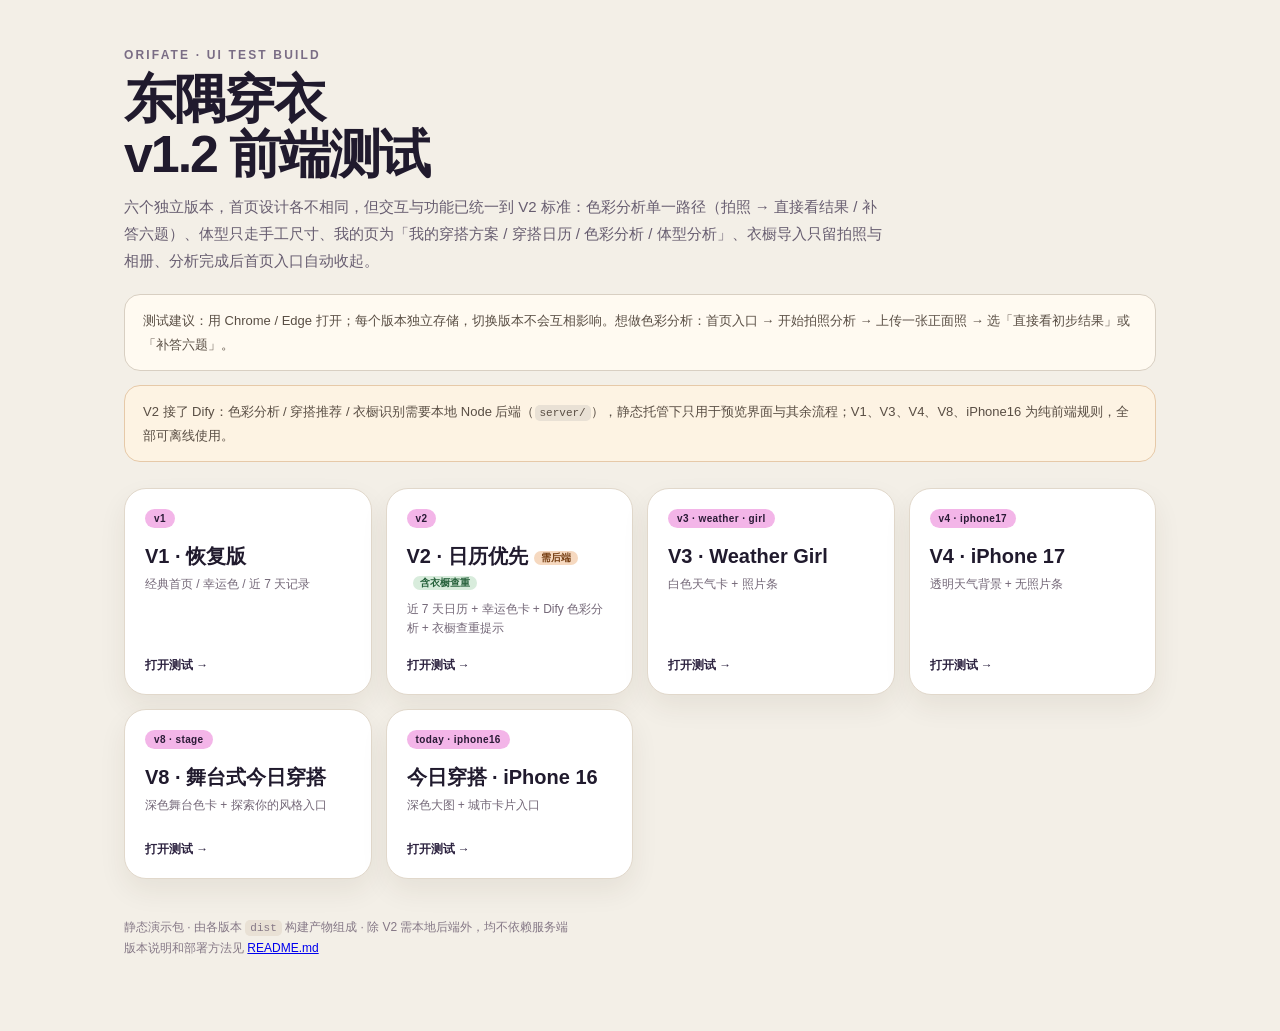
<file: index.html>
<!doctype html>
<html lang="zh-CN">
<head>
  <meta charset="utf-8" />
  <meta name="viewport" content="width=device-width, initial-scale=1" />
  <title>东隅穿衣 · v1.2 前端测试</title>
  <style>
    :root { color-scheme: light; font-family: -apple-system, BlinkMacSystemFont, "Segoe UI", "PingFang SC", "Microsoft YaHei", sans-serif; }
    * { box-sizing: border-box; }
    body { margin: 0; min-height: 100vh; background: #f3efe7; color: #201a2d; }
    .wrap { max-width: 1080px; margin: 0 auto; padding: 48px 24px 72px; }
    .eyebrow { color: #7a6d85; font-size: 12px; letter-spacing: .18em; font-weight: 700; }
    h1 { margin: 10px 0 12px; font-size: clamp(32px, 5vw, 52px); line-height: 1.05; letter-spacing: -.04em; }
    .lede { max-width: 760px; margin: 0 0 20px; color: #675d70; font-size: 15px; line-height: 1.8; }
    .notice { margin: 0 0 14px; padding: 14px 18px; border: 1px solid #d8cfc2; border-radius: 16px; background: #fffaf1; color: #594e44; font-size: 13px; line-height: 1.8; }
    .notice--warn { border-color: #e6c9a8; background: #fdf3e3; }
    .grid { display: grid; grid-template-columns: repeat(auto-fit, minmax(240px, 1fr)); gap: 14px; margin-top: 26px; }
    .card { position: relative; display: flex; flex-direction: column; min-height: 170px; padding: 20px; border-radius: 22px; background: #fff; color: inherit; text-decoration: none; border: 1px solid #e1d8cb; box-shadow: 0 12px 28px rgb(60 40 20 / 7%); transition: transform .18s ease, box-shadow .18s ease; }
    .card:hover { transform: translateY(-3px); box-shadow: 0 18px 34px rgb(60 40 20 / 12%); }
    .num { align-self: flex-start; margin-bottom: 16px; padding: 4px 9px; border-radius: 999px; background: #f3b5e8; color: #2a1a36; font-size: 10px; font-weight: 700; letter-spacing: .04em; }
    .card strong { font-size: 20px; line-height: 1.25; }
    .card small { margin-top: 6px; color: #746878; font-size: 12px; line-height: 1.6; }
    .go { margin-top: auto; padding-top: 18px; color: #2d2340; font-size: 12px; font-weight: 700; }
    .tag { display: inline-block; margin-left: 6px; padding: 1px 7px; border-radius: 999px; font-size: 10px; font-weight: 700; vertical-align: middle; }
    .tag--server { background: #f6d9c0; color: #7a4318; }
    .tag--new { background: #d8ecdc; color: #25603a; }
    footer { margin-top: 38px; color: #857886; font-size: 12px; line-height: 1.8; }
    code { padding: 2px 5px; border-radius: 5px; background: #e9e1d5; font-size: 11px; }
  </style>
</head>
<body>
  <main class="wrap">
    <div class="eyebrow">ORIFATE · UI TEST BUILD</div>
    <h1>东隅穿衣<br />v1.2 前端测试</h1>
    <p class="lede">六个独立版本，首页设计各不相同，但交互与功能已统一到 V2 标准：色彩分析单一路径（拍照 → 直接看结果 / 补答六题）、体型只走手工尺寸、我的页为「我的穿搭方案 / 穿搭日历 / 色彩分析 / 体型分析」、衣橱导入只留拍照与相册、分析完成后首页入口自动收起。</p>
    <p class="notice">测试建议：用 Chrome / Edge 打开；每个版本独立存储，切换版本不会互相影响。想做色彩分析：首页入口 → 开始拍照分析 → 上传一张正面照 → 选「直接看初步结果」或「补答六题」。</p>
    <p class="notice notice--warn">V2 接了 Dify：色彩分析 / 穿搭推荐 / 衣橱识别需要本地 Node 后端（<code>server/</code>），静态托管下只用于预览界面与其余流程；V1、V3、V4、V8、iPhone16 为纯前端规则，全部可离线使用。</p>
    <section class="grid">
      <a class="card" href="./v1/">
        <span class="num">v1</span>
        <strong>V1 · 恢复版</strong>
        <small>经典首页 / 幸运色 / 近 7 天记录</small>
        <span class="go">打开测试 →</span>
      </a>
      <a class="card" href="./v2/">
        <span class="num">v2</span>
        <strong>V2 · 日历优先<span class="tag tag--server">需后端</span><span class="tag tag--new">含衣橱查重</span></strong>
        <small>近 7 天日历 + 幸运色卡 + Dify 色彩分析 + 衣橱查重提示</small>
        <span class="go">打开测试 →</span>
      </a>
      <a class="card" href="./v3-weather-girl/">
        <span class="num">v3 · weather · girl</span>
        <strong>V3 · Weather Girl</strong>
        <small>白色天气卡 + 照片条</small>
        <span class="go">打开测试 →</span>
      </a>
      <a class="card" href="./v4-iphone17/">
        <span class="num">v4 · iphone17</span>
        <strong>V4 · iPhone 17</strong>
        <small>透明天气背景 + 无照片条</small>
        <span class="go">打开测试 →</span>
      </a>
      <a class="card" href="./v8-stage/">
        <span class="num">v8 · stage</span>
        <strong>V8 · 舞台式今日穿搭</strong>
        <small>深色舞台色卡 + 探索你的风格入口</small>
        <span class="go">打开测试 →</span>
      </a>
      <a class="card" href="./today-iphone16/">
        <span class="num">today · iphone16</span>
        <strong>今日穿搭 · iPhone 16</strong>
        <small>深色大图 + 城市卡片入口</small>
        <span class="go">打开测试 →</span>
      </a>
    </section>
    <footer>
      静态演示包 · 由各版本 <code>dist</code> 构建产物组成 · 除 V2 需本地后端外，均不依赖服务端<br />
      版本说明和部署方法见 <a href="./README.md">README.md</a>
    </footer>
  </main>
</body>
</html>
</file>
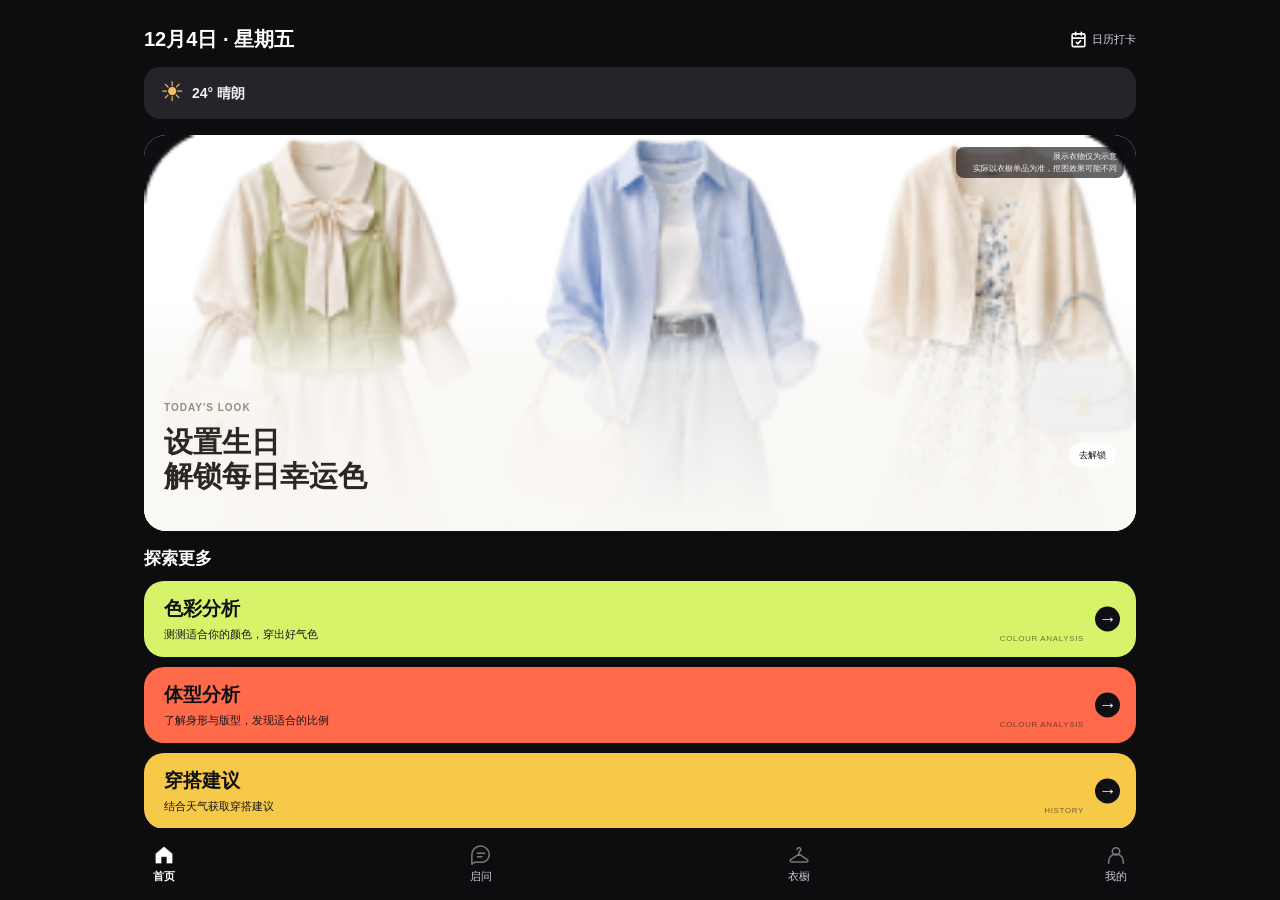
<file: today-iphone16/index.html>
<!DOCTYPE html>
<html>
  <head>
    <link rel="stylesheet" href="./assets/uni.acefc0de.css?v=12">

    <meta charset="UTF-8" />
    <script>
      var coverSupport = 'CSS' in window && typeof CSS.supports === 'function' && (CSS.supports('top: env(a)') ||
        CSS.supports('top: constant(a)'))
      document.write(
        '<meta name="viewport" content="width=device-width, user-scalable=no, initial-scale=1.0, maximum-scale=1.0, minimum-scale=1.0' +
        (coverSupport ? ', viewport-fit=cover' : '') + '" />')
    </script>
    <title>东隅穿衣 · 今日穿搭 iPhone 16</title>
    <!--preload-links-->
    <!--app-context-->
    <script type="module" crossorigin src="./assets/index-B4yg6vt7.js?v=12"></script>
    <link rel="stylesheet" crossorigin href="./assets/index-BBOlkGkH.css?v=12">
  </head>
  <body>
    <div id="app"><!--app-html--></div>
  </body>
</html>
</file>
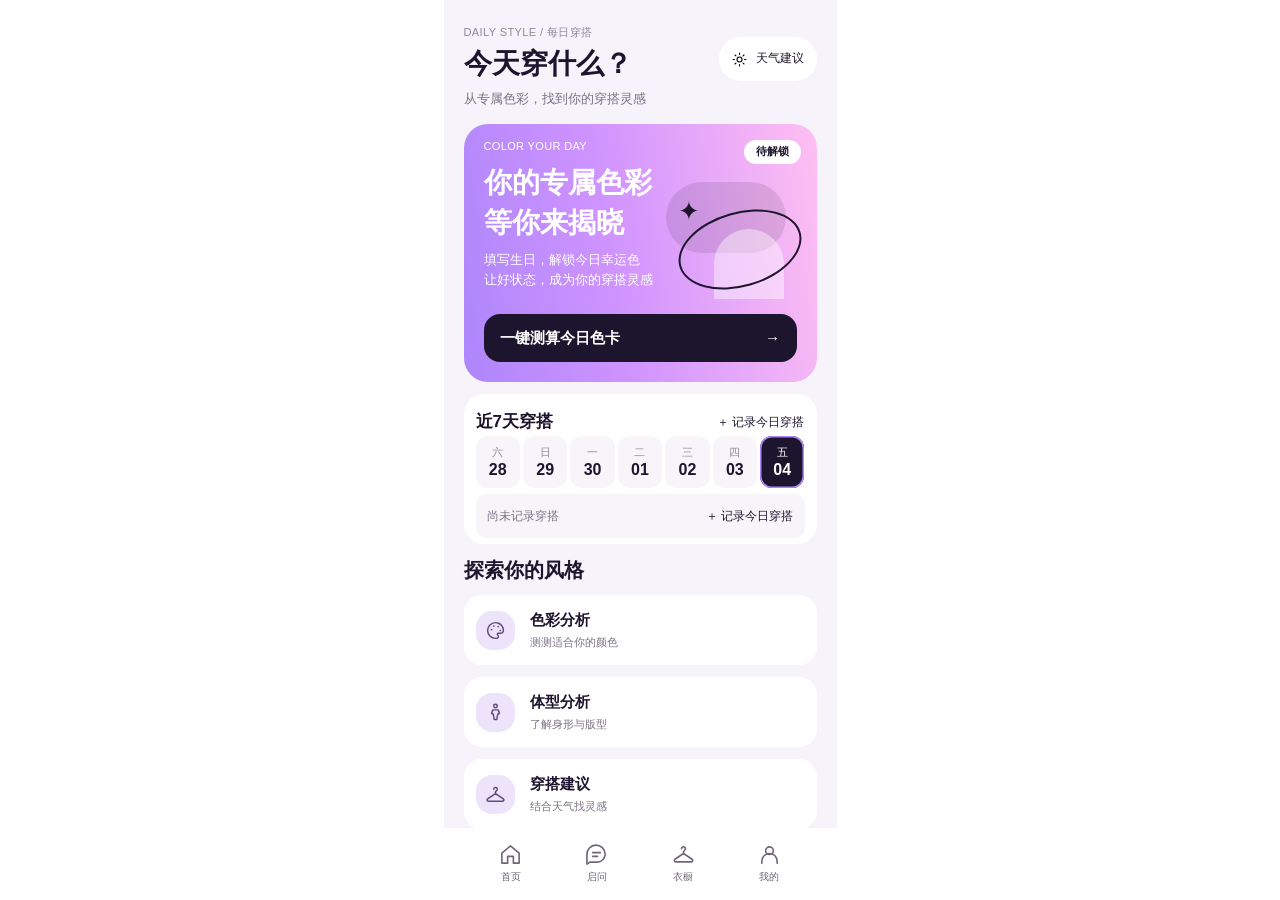
<file: v1/index.html>
<!DOCTYPE html>
<html>
  <head>
    <link rel="stylesheet" href="./assets/uni.eb415adf.css?v=12">

    <meta charset="UTF-8" />
    <script>
      var coverSupport = 'CSS' in window && typeof CSS.supports === 'function' && (CSS.supports('top: env(a)') ||
        CSS.supports('top: constant(a)'))
      document.write(
        '<meta name="viewport" content="width=device-width, user-scalable=no, initial-scale=1.0, maximum-scale=1.0, minimum-scale=1.0' +
        (coverSupport ? ', viewport-fit=cover' : '') + '" />')
    </script>
    <title>东隅穿衣 · V1 恢复版</title>
    <!--preload-links-->
    <!--app-context-->
    <script type="module" crossorigin src="./assets/index-D7Hnsr-A.js?v=12"></script>
    <link rel="stylesheet" crossorigin href="./assets/index-BBOlkGkH.css?v=12">
  </head>
  <body>
    <div id="app"><!--app-html--></div>
  </body>
</html>
</file>
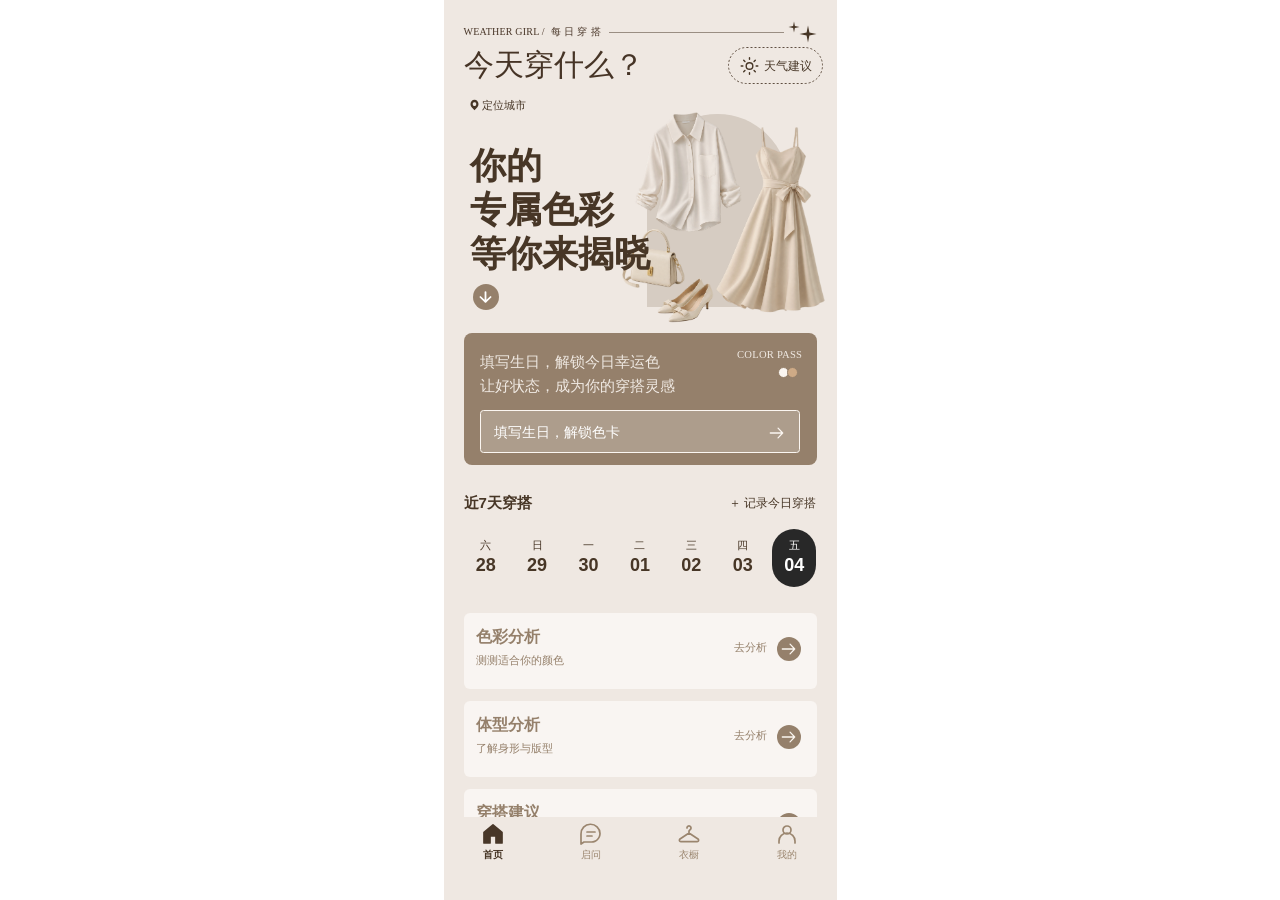
<file: v3-weather-girl/index.html>
<!DOCTYPE html>
<html>
  <head>
    <link rel="stylesheet" href="./assets/uni.acefc0de.css?v=12">

    <meta charset="UTF-8" />
    <script>
      var coverSupport = 'CSS' in window && typeof CSS.supports === 'function' && (CSS.supports('top: env(a)') ||
        CSS.supports('top: constant(a)'))
      document.write(
        '<meta name="viewport" content="width=device-width, user-scalable=no, initial-scale=1.0, maximum-scale=1.0, minimum-scale=1.0' +
        (coverSupport ? ', viewport-fit=cover' : '') + '" />')
    </script>
    <title>东隅穿衣 · V3 Weather Girl</title>
    <!--preload-links-->
    <!--app-context-->
    <script type="module" crossorigin src="./assets/index-BFT0ZvUH.js?v=12"></script>
    <link rel="stylesheet" crossorigin href="./assets/index-BBOlkGkH.css?v=12">
  </head>
  <body>
    <div id="app"><!--app-html--></div>
  </body>
</html>
</file>
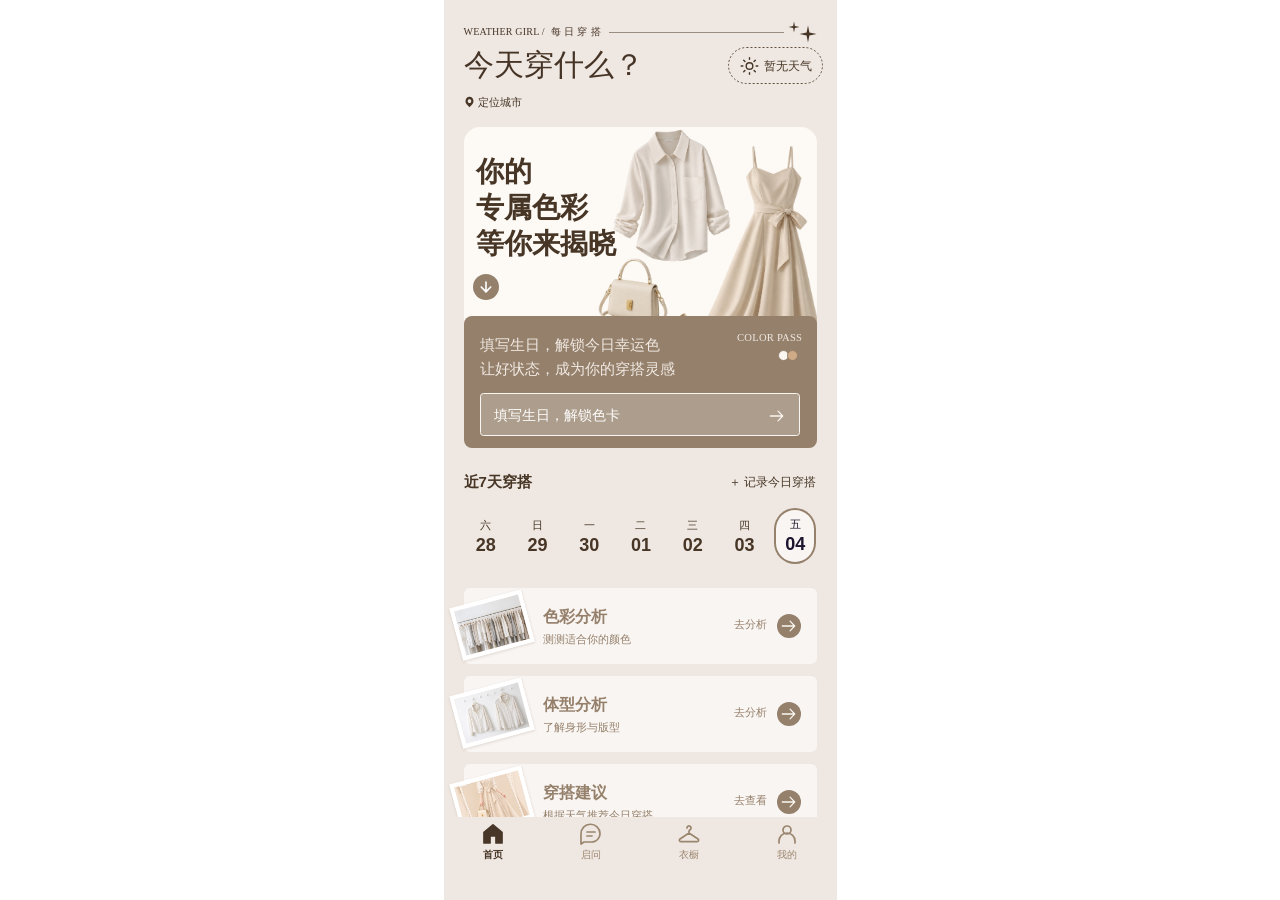
<file: v4-iphone17/index.html>
<!DOCTYPE html>
<html>
  <head>
    <link rel="stylesheet" href="./assets/uni.acefc0de.css?v=12">

    <meta charset="UTF-8" />
    <script>
      var coverSupport = 'CSS' in window && typeof CSS.supports === 'function' && (CSS.supports('top: env(a)') ||
        CSS.supports('top: constant(a)'))
      document.write(
        '<meta name="viewport" content="width=device-width, user-scalable=no, initial-scale=1.0, maximum-scale=1.0, minimum-scale=1.0' +
        (coverSupport ? ', viewport-fit=cover' : '') + '" />')
    </script>
    <title>东隅穿衣 · V4 iPhone 17</title>
    <!--preload-links-->
    <!--app-context-->
    <script type="module" crossorigin src="./assets/index-CbOJABIH.js?v=12"></script>
    <link rel="stylesheet" crossorigin href="./assets/index-BBOlkGkH.css?v=12">
  </head>
  <body>
    <div id="app"><!--app-html--></div>
  </body>
</html>
</file>
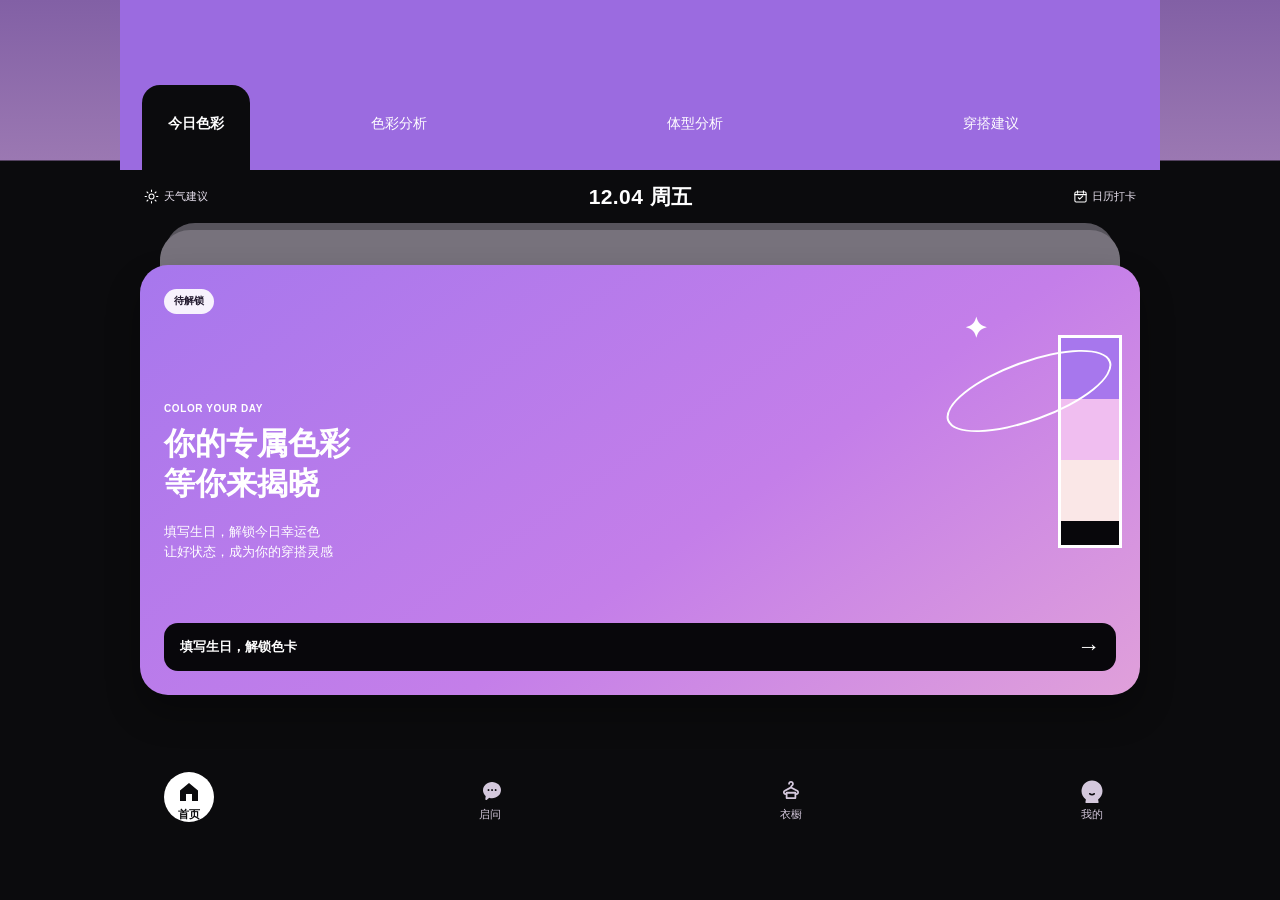
<file: v8-stage/index.html>
<!DOCTYPE html>
<html>
  <head>
    <link rel="stylesheet" href="./assets/uni.acefc0de.css?v=12">

    <meta charset="UTF-8" />
    <script>
      var coverSupport = 'CSS' in window && typeof CSS.supports === 'function' && (CSS.supports('top: env(a)') ||
        CSS.supports('top: constant(a)'))
      document.write(
        '<meta name="viewport" content="width=device-width, user-scalable=no, initial-scale=1.0, maximum-scale=1.0, minimum-scale=1.0' +
        (coverSupport ? ', viewport-fit=cover' : '') + '" />')
    </script>
    <title>东隅穿衣 · V8 舞台穿搭</title>
    <!--preload-links-->
    <!--app-context-->
    <script type="module" crossorigin src="./assets/index-fIllbktn.js?v=12"></script>
    <link rel="stylesheet" crossorigin href="./assets/index-BBOlkGkH.css?v=12">
  </head>
  <body>
    <div id="app"><!--app-html--></div>
  </body>
</html>
</file>
<file: today-iphone16/assets/uni.acefc0de.css>
uni-image{width:320px;height:240px;display:inline-block;overflow:hidden;position:relative}uni-image[hidden]{display:none}uni-image>div{width:100%;height:100%;background-repeat:no-repeat}uni-image>img{-webkit-touch-callout:none;-webkit-user-select:none;user-select:none;display:block;position:absolute;top:0;left:0;width:100%;height:100%;opacity:0}uni-image>.uni-image-will-change{will-change:transform}uni-input{display:block;font-size:16px;line-height:1.4em;height:1.4em;min-height:1.4em;overflow:hidden}uni-input[hidden]{display:none}.uni-input-wrapper,.uni-input-placeholder,.uni-input-form,.uni-input-input{outline:none;border:none;padding:0;margin:0;text-decoration:inherit}.uni-input-wrapper,.uni-input-form{display:flex;position:relative;width:100%;height:100%;flex-direction:column;justify-content:center}.uni-input-placeholder,.uni-input-input{width:100%}.uni-input-placeholder{position:absolute;top:auto!important;left:0;color:gray;overflow:hidden;text-overflow:clip;white-space:pre;word-break:keep-all;pointer-events:none;line-height:inherit}.uni-input-input{position:relative;display:block;height:100%;background:none;color:inherit;opacity:1;font:inherit;line-height:inherit;letter-spacing:inherit;text-align:inherit;text-indent:inherit;text-transform:inherit;text-shadow:inherit}.uni-input-input[type=search]::-webkit-search-cancel-button,.uni-input-input[type=search]::-webkit-search-decoration{display:none}.uni-input-input::-webkit-outer-spin-button,.uni-input-input::-webkit-inner-spin-button{-webkit-appearance:none;appearance:none;margin:0}.uni-input-input[type=number]{-moz-appearance:textfield}.uni-input-input:disabled{-webkit-text-fill-color:currentcolor}uni-picker-view-column{flex:1;position:relative;height:100%;overflow:hidden}uni-picker-view-column[hidden]{display:none}.uni-picker-view-group{height:100%;overflow:hidden}.uni-picker-view-mask{transform:translateZ(0)}.uni-picker-view-indicator,.uni-picker-view-mask{position:absolute;left:0;width:100%;z-index:3;pointer-events:none}.uni-picker-view-mask{top:0;height:100%;margin:0 auto;background-image:linear-gradient(180deg,rgba(255,255,255,.95),rgba(255,255,255,.6)),linear-gradient(0deg,rgba(255,255,255,.95),rgba(255,255,255,.6));background-position:top,bottom;background-size:100% 102px;background-repeat:no-repeat;transform:translateZ(0)}.uni-picker-view-indicator{height:34px;top:50%;transform:translateY(-50%)}.uni-picker-view-content{position:absolute;top:0;left:0;width:100%;will-change:transform;padding:102px 0;cursor:pointer}.uni-picker-view-content>*{height:var(--picker-view-column-indicator-height);overflow:hidden}.uni-picker-view-indicator:before{top:0;border-top:1px solid #e5e5e5;transform-origin:0 0;transform:scaleY(.5)}.uni-picker-view-indicator:after{bottom:0;border-bottom:1px solid #e5e5e5;transform-origin:0 100%;transform:scaleY(.5)}.uni-picker-view-indicator:after,.uni-picker-view-indicator:before{content:" ";position:absolute;left:0;right:0;height:1px;color:#e5e5e5}uni-picker-view{display:block}.uni-picker-view-wrapper{display:flex;position:relative;overflow:hidden;height:100%}uni-picker-view[hidden]{display:none}.uni-scroll-view-refresher{position:relative;overflow:hidden;flex-shrink:0}.uni-scroll-view-refresher-container{position:absolute;width:100%;bottom:0;display:flex;flex-direction:column-reverse}.uni-scroll-view-refresh{position:absolute;top:0;left:0;right:0;bottom:0;display:flex;flex-direction:row;justify-content:center;align-items:center}.uni-scroll-view-refresh-inner{display:flex;align-items:center;justify-content:center;line-height:0;width:40px;height:40px;border-radius:50%;background-color:#fff;box-shadow:0 1px 6px rgba(0,0,0,.118),0 1px 4px rgba(0,0,0,.118)}.uni-scroll-view-refresh__spinner{transform-origin:center center;animation:uni-scroll-view-refresh-rotate 2s linear infinite}.uni-scroll-view-refresh__spinner>circle{stroke:currentColor;stroke-linecap:round;animation:uni-scroll-view-refresh-dash 2s linear infinite}@keyframes uni-scroll-view-refresh-rotate{0%{transform:rotate(0)}to{transform:rotate(360deg)}}@keyframes uni-scroll-view-refresh-dash{0%{stroke-dasharray:1,200;stroke-dashoffset:0}50%{stroke-dasharray:89,200;stroke-dashoffset:-35px}to{stroke-dasharray:89,200;stroke-dashoffset:-124px}}@keyframes once-show{0%{top:0}}uni-resize-sensor,uni-resize-sensor>div{position:absolute;left:0;top:0;right:0;bottom:0;overflow:hidden}uni-resize-sensor{display:block;z-index:-1;visibility:hidden;animation:once-show 1ms}uni-resize-sensor>div>div{position:absolute;left:0;top:0}uni-resize-sensor>div:first-child>div{width:100000px;height:100000px}uni-resize-sensor>div:last-child>div{width:200%;height:200%}uni-scroll-view{display:block;width:100%}uni-scroll-view[hidden]{display:none}.uni-scroll-view{position:relative;-webkit-overflow-scrolling:touch;width:100%;height:100%;max-height:inherit}.uni-scroll-view-scrollbar-hidden::-webkit-scrollbar{display:none}.uni-scroll-view-scrollbar-hidden{-moz-scrollbars:none;scrollbar-width:none}.uni-scroll-view-content{width:100%;height:100%}uni-text[selectable]{cursor:auto;-webkit-user-select:text;user-select:text}uni-text{white-space:pre-line}uni-view{display:block}uni-view[hidden]{display:none}uni-actionsheet{display:block;box-sizing:border-box}.uni-actionsheet{position:fixed;left:6px;right:6px;bottom:6px;transform:translateY(100%);backface-visibility:hidden;z-index:999;visibility:hidden;transition:transform .3s,visibility .3s}.uni-actionsheet.uni-actionsheet_toggle{visibility:visible;transform:translate(0)}.uni-actionsheet *{box-sizing:border-box}.uni-actionsheet__menu,.uni-actionsheet__action{border-radius:5px;background-color:#fcfcfd}.uni-actionsheet__action{margin-top:6px}.uni-actionsheet__cell,.uni-actionsheet__title{position:relative;padding:10px 6px;text-align:center;font-size:18px;text-overflow:ellipsis;overflow:hidden;cursor:pointer}.uni-actionsheet__title{position:absolute;top:0;right:0;left:0;z-index:1;color:var(--UI-FG);background-color:#fff;border-radius:5px 5px 0 0;border-bottom:1px solid #e5e5e5}.uni-actionsheet__cell:before{content:" ";position:absolute;left:0;top:0;right:0;height:1px;border-top:1px solid #e5e5e5;color:#e5e5e5;transform-origin:0 0;transform:scaleY(.5)}.uni-actionsheet__cell:active{background-color:#ececec}.uni-actionsheet__cell:first-child:before{display:none}@media screen and (min-width: 500px) and (min-height: 500px){.uni-mask.uni-actionsheet__mask{background:none}.uni-actionsheet{width:300px;left:50%;right:auto;top:50%;bottom:auto;transform:translate(-50%,-50%);opacity:0;transition:opacity .3s,visibility .3s}.uni-actionsheet.uni-actionsheet_toggle{opacity:1;transform:translate(-50%,-50%)}.uni-actionsheet__menu{box-shadow:0 0 20px 5px rgba(0,0,0,.3)}.uni-actionsheet__action{display:none}}uni-modal{position:fixed;top:0;right:0;bottom:0;left:0;z-index:999;display:block;box-sizing:border-box}.uni-modal{position:fixed;z-index:999;width:80%;max-width:300px;top:50%;left:50%;transform:translate(-50%,-50%);background-color:#fff;text-align:center;border-radius:3px;overflow:hidden}.uni-modal *{box-sizing:border-box}.uni-modal__hd{padding:1em 1.6em .3em}.uni-modal__title{font-weight:400;font-size:18px;word-wrap:break-word;word-break:break-all;white-space:pre-wrap;overflow:hidden;text-overflow:ellipsis;display:-webkit-box;-webkit-line-clamp:2;-webkit-box-orient:vertical}.uni-modal__bd{padding:1.3em 1.6em;min-height:40px;font-size:15px;line-height:1.4;word-wrap:break-word;word-break:break-all;white-space:pre-wrap;color:#999;max-height:400px;overflow-x:hidden;overflow-y:auto}.uni-modal__textarea{resize:none;border:0;margin:0;width:90%;padding:10px;font-size:20px;outline:none;border:none;background-color:#eee;text-decoration:inherit;line-height:1.2}.uni-modal__ft{position:relative;line-height:48px;font-size:18px;display:flex}.uni-modal__ft:after{content:" ";position:absolute;left:0;top:0;right:0;height:1px;border-top:1px solid #d5d5d6;color:#d5d5d6;transform-origin:0 0;transform:scaleY(.5)}.uni-modal__btn{display:block;flex:1;color:#3cc51f;text-decoration:none;-webkit-tap-highlight-color:rgba(0,0,0,0);position:relative;cursor:pointer}.uni-modal__btn:active{background-color:#eee}.uni-modal__btn:after{content:" ";position:absolute;left:0;top:0;width:1px;bottom:0;border-left:1px solid #d5d5d6;color:#d5d5d6;transform-origin:0 0;transform:scaleX(.5)}.uni-modal__btn:first-child:after{display:none}.uni-modal__btn_default{color:#353535}.uni-modal__btn_primary{color:#007aff}uni-toast{position:fixed;top:0;right:0;bottom:0;left:0;z-index:999;display:block;box-sizing:border-box;pointer-events:none;font-size:16px}uni-toast .uni-sample-toast{position:fixed;z-index:999;top:50%;left:50%;transform:translate(-50%,-50%);text-align:center;width:max-content;max-width:80%;max-width:min(200px,80%);box-sizing:border-box;padding:12px 20px;background-color:rgba(76,76,76,.95);border-radius:10px}uni-toast .uni-simple-toast__text{display:-webkit-box;-webkit-box-orient:vertical;-webkit-line-clamp:2;overflow:hidden;margin:0;color:#fff;font-size:16px;line-height:1.4;text-align:center;max-width:100%;word-break:break-word;white-space:normal}uni-toast .uni-sample-toast.uni-toast--top{top:12px;top:calc(12px + env(safe-area-inset-top,0px));transform:translate(-50%)}uni-toast .uni-sample-toast.uni-toast--bottom{top:auto;bottom:12px;bottom:calc(12px + env(safe-area-inset-bottom,0px));transform:translate(-50%)}uni-toast .uni-mask{pointer-events:auto}uni-toast .uni-toast{position:fixed;z-index:999;width:140px;height:140px;display:flex;flex-direction:column;align-items:center;justify-content:center;top:50%;left:50%;transform:translate(-50%,-50%);background:rgba(76,76,76,.95);text-align:center;border-radius:10px;color:#fff}.uni-toast *{box-sizing:border-box}uni-toast .uni-toast__icon{margin:0;flex-shrink:0;width:36px!important;height:36px!important;object-fit:contain;vertical-align:baseline!important}.uni-icon_toast{margin:15px 0 0}.uni-icon_toast.uni-icon-success-no-circle:before{color:#fff;font-size:55px}.uni-icon_toast.uni-loading{margin:20px 0 0;width:38px;height:38px;vertical-align:baseline}uni-toast .uni-toast__content{display:-webkit-box;-webkit-box-orient:vertical;-webkit-line-clamp:2;margin:16px 0 0;padding:0 8px;max-width:100%;overflow:hidden;font-size:16px;line-height:1.4;color:#fff;word-break:break-word;white-space:normal}uni-picker{position:relative;display:block;cursor:pointer}uni-picker[hidden]{display:none}uni-picker[disabled]{cursor:not-allowed}.uni-picker-container{display:none;position:fixed;left:0;right:0;top:0;bottom:0;box-sizing:border-box;z-index:999;font-size:16px}.uni-picker-container .uni-picker-custom *{box-sizing:border-box}.uni-picker-container .uni-picker-custom{position:fixed;left:0;bottom:0;transform:translateY(100%);backface-visibility:hidden;z-index:999;width:100%;background-color:#fff;visibility:hidden;transition:transform .3s,visibility .3s}.uni-picker-container .uni-picker-custom.uni-picker-toggle{visibility:visible;transform:translate(0)}.uni-picker-container .uni-picker-content{position:relative;display:block;width:100%;height:238px;background-color:#fff}.uni-picker-container .uni-picker-item{padding:0;height:34px;line-height:34px;text-align:center;color:#000;text-overflow:ellipsis;white-space:nowrap;overflow:hidden;cursor:pointer}.uni-picker-container .uni-picker-header{display:block;position:relative;text-align:center;width:100%;height:45px}.uni-picker-container .uni-picker-header:after{content:"";position:absolute;left:0;bottom:0;right:0;height:1px;clear:both;border-bottom:1px solid #e5e5e5;color:#e5e5e5;transform-origin:0 100%;transform:scaleY(.5)}.uni-picker-container .uni-picker-action{display:block;max-width:50%;top:0;height:100%;box-sizing:border-box;padding:0 14px;font-size:17px;line-height:45px;overflow:hidden;cursor:pointer}.uni-picker-container .uni-picker-action.uni-picker-action-cancel{float:left;color:#888}.uni-picker-container .uni-picker-action.uni-picker-action-confirm{float:right;color:#007aff}.uni-picker-container .uni-picker-select{display:none}.uni-picker-system{position:absolute;display:none;display:block;top:0;left:0;width:100%;height:100%;overflow:hidden}.uni-picker-system>.uni-picker-system_input{position:absolute;border:none;height:100%;opacity:0;cursor:pointer}.uni-picker-system>.uni-picker-system_input.firefox{top:0;left:0;width:100%}.uni-picker-system>.uni-picker-system_input.chrome{top:0;left:0;width:2em;font-size:32px;height:32px}@media screen and (min-width: 500px) and (min-height: 500px){.uni-mask.uni-picker-mask{background:none}.uni-picker-container .uni-picker-custom{width:300px!important;left:50%;right:auto;top:50%;bottom:auto;transform:translate(-50%,-50%);opacity:0;border-radius:5px;transition:opacity .3s,visibility .3s;box-shadow:0 0 20px 5px rgba(0,0,0,.3)}.uni-picker-container .uni-picker-header{border-radius:5px 5px 0 0}.uni-picker-container .uni-picker-content{transform:translate(0 0);overflow:hidden;border-radius:0 0 5px 5px}.uni-picker-container .uni-picker-custom.uni-picker-toggle{opacity:1;transform:translate(-50%,-50%)}.uni-selector-select .uni-picker-header,.uni-selector-select .uni-picker-content{display:none}.uni-selector-select .uni-picker-select{display:block;max-height:300px;overflow:auto;background-color:#fff;border-radius:5px;padding:6px 0}.uni-selector-select .uni-picker-item{padding:0 10px;color:#555}.uni-selector-select .uni-picker-item:hover{background-color:#f6f6f6}.uni-selector-select .uni-picker-item.selected{color:#007aff}}
</file>
<file: today-iphone16/assets/index-BBOlkGkH.css>
*{margin:0;-webkit-tap-highlight-color:transparent}html,body{-webkit-user-select:none;-moz-user-select:none;user-select:none;width:100%;height:100%}body{overflow-x:hidden;font-size:16px}uni-app,uni-page,uni-page-wrapper,uni-page-body{display:block;box-sizing:border-box;width:100%}uni-page-wrapper{position:relative}#app,uni-app,uni-page,uni-page-wrapper{height:100%}.uni-mask{position:fixed;z-index:999;top:0;right:0;left:0;bottom:0;background:rgba(0,0,0,.5)}.uni-fade-enter-active,.uni-fade-leave-active{transition-duration:.25s;transition-property:opacity;transition-timing-function:ease}.uni-fade-enter-from,.uni-fade-leave-active{opacity:0}.uni-loading,uni-button[loading]:before{background-color:transparent;background-image:url(data:image/svg+xml;base64,\ [base64]);background-repeat:no-repeat}.uni-loading{width:20px;height:20px;display:inline-block;vertical-align:middle;animation:uni-loading 1s steps(12,end) infinite;background-size:100%}@keyframes uni-loading{0%{transform:rotate3d(0,0,1,0)}to{transform:rotate3d(0,0,1,360deg)}}html{--primary-color: #007aff;--UI-BG: #fff;--UI-BG-1: #f7f7f7;--UI-BG-2: #fff;--UI-BG-3: #f7f7f7;--UI-BG-4: #4c4c4c;--UI-BG-5: #fff;--UI-FG: #000;--UI-FG-0: rgba(0, 0, 0, .9);--UI-FG-HALF: rgba(0, 0, 0, .9);--UI-FG-1: rgba(0, 0, 0, .5);--UI-FG-2: rgba(0, 0, 0, .3);--UI-FG-3: rgba(0, 0, 0, .1)}uni-page[data-type] uni-page-body{background-color:transparent}body:after{position:fixed;content:"";left:-1000px;top:-1000px;animation:shadow-preload .1s;animation-delay:3s}@keyframes shadow-preload{0%{background-image:url(https://cdn.dcloud.net.cn/img/shadow-grey.png)}to{background-image:url(https://cdn.dcloud.net.cn/img/shadow-grey.png)}}.uni-async-error{position:absolute;left:0;right:0;top:0;bottom:0;color:#999;padding:100px 10px;text-align:center}.uni-async-loading{box-sizing:border-box;width:100%;padding:50px;text-align:center}.uni-async-loading .uni-loading{width:30px;height:30px}uni-page-body{box-sizing:border-box}
</file>
<file: v1/assets/uni.eb415adf.css>
uni-image{width:320px;height:240px;display:inline-block;overflow:hidden;position:relative}uni-image[hidden]{display:none}uni-image>div{width:100%;height:100%;background-repeat:no-repeat}uni-image>img{-webkit-touch-callout:none;-webkit-user-select:none;user-select:none;display:block;position:absolute;top:0;left:0;width:100%;height:100%;opacity:0}uni-image>.uni-image-will-change{will-change:transform}uni-input{display:block;font-size:16px;line-height:1.4em;height:1.4em;min-height:1.4em;overflow:hidden}uni-input[hidden]{display:none}.uni-input-wrapper,.uni-input-placeholder,.uni-input-form,.uni-input-input{outline:none;border:none;padding:0;margin:0;text-decoration:inherit}.uni-input-wrapper,.uni-input-form{display:flex;position:relative;width:100%;height:100%;flex-direction:column;justify-content:center}.uni-input-placeholder,.uni-input-input{width:100%}.uni-input-placeholder{position:absolute;top:auto!important;left:0;color:gray;overflow:hidden;text-overflow:clip;white-space:pre;word-break:keep-all;pointer-events:none;line-height:inherit}.uni-input-input{position:relative;display:block;height:100%;background:none;color:inherit;opacity:1;font:inherit;line-height:inherit;letter-spacing:inherit;text-align:inherit;text-indent:inherit;text-transform:inherit;text-shadow:inherit}.uni-input-input[type=search]::-webkit-search-cancel-button,.uni-input-input[type=search]::-webkit-search-decoration{display:none}.uni-input-input::-webkit-outer-spin-button,.uni-input-input::-webkit-inner-spin-button{-webkit-appearance:none;appearance:none;margin:0}.uni-input-input[type=number]{-moz-appearance:textfield}.uni-input-input:disabled{-webkit-text-fill-color:currentcolor}uni-picker-view-column{flex:1;position:relative;height:100%;overflow:hidden}uni-picker-view-column[hidden]{display:none}.uni-picker-view-group{height:100%;overflow:hidden}.uni-picker-view-mask{transform:translateZ(0)}.uni-picker-view-indicator,.uni-picker-view-mask{position:absolute;left:0;width:100%;z-index:3;pointer-events:none}.uni-picker-view-mask{top:0;height:100%;margin:0 auto;background-image:linear-gradient(180deg,rgba(255,255,255,.95),rgba(255,255,255,.6)),linear-gradient(0deg,rgba(255,255,255,.95),rgba(255,255,255,.6));background-position:top,bottom;background-size:100% 102px;background-repeat:no-repeat;transform:translateZ(0)}.uni-picker-view-indicator{height:34px;top:50%;transform:translateY(-50%)}.uni-picker-view-content{position:absolute;top:0;left:0;width:100%;will-change:transform;padding:102px 0;cursor:pointer}.uni-picker-view-content>*{height:var(--picker-view-column-indicator-height);overflow:hidden}.uni-picker-view-indicator:before{top:0;border-top:1px solid #e5e5e5;transform-origin:0 0;transform:scaleY(.5)}.uni-picker-view-indicator:after{bottom:0;border-bottom:1px solid #e5e5e5;transform-origin:0 100%;transform:scaleY(.5)}.uni-picker-view-indicator:after,.uni-picker-view-indicator:before{content:" ";position:absolute;left:0;right:0;height:1px;color:#e5e5e5}uni-picker-view{display:block}.uni-picker-view-wrapper{display:flex;position:relative;overflow:hidden;height:100%}uni-picker-view[hidden]{display:none}.uni-scroll-view-refresher{position:relative;overflow:hidden;flex-shrink:0}.uni-scroll-view-refresher-container{position:absolute;width:100%;bottom:0;display:flex;flex-direction:column-reverse}.uni-scroll-view-refresh{position:absolute;top:0;left:0;right:0;bottom:0;display:flex;flex-direction:row;justify-content:center;align-items:center}.uni-scroll-view-refresh-inner{display:flex;align-items:center;justify-content:center;line-height:0;width:40px;height:40px;border-radius:50%;background-color:#fff;box-shadow:0 1px 6px rgba(0,0,0,.118),0 1px 4px rgba(0,0,0,.118)}.uni-scroll-view-refresh__spinner{transform-origin:center center;animation:uni-scroll-view-refresh-rotate 2s linear infinite}.uni-scroll-view-refresh__spinner>circle{stroke:currentColor;stroke-linecap:round;animation:uni-scroll-view-refresh-dash 2s linear infinite}@keyframes uni-scroll-view-refresh-rotate{0%{transform:rotate(0)}to{transform:rotate(360deg)}}@keyframes uni-scroll-view-refresh-dash{0%{stroke-dasharray:1,200;stroke-dashoffset:0}50%{stroke-dasharray:89,200;stroke-dashoffset:-35px}to{stroke-dasharray:89,200;stroke-dashoffset:-124px}}@keyframes once-show{0%{top:0}}uni-resize-sensor,uni-resize-sensor>div{position:absolute;left:0;top:0;right:0;bottom:0;overflow:hidden}uni-resize-sensor{display:block;z-index:-1;visibility:hidden;animation:once-show 1ms}uni-resize-sensor>div>div{position:absolute;left:0;top:0}uni-resize-sensor>div:first-child>div{width:100000px;height:100000px}uni-resize-sensor>div:last-child>div{width:200%;height:200%}uni-scroll-view{display:block;width:100%}uni-scroll-view[hidden]{display:none}.uni-scroll-view{position:relative;-webkit-overflow-scrolling:touch;width:100%;height:100%;max-height:inherit}.uni-scroll-view-scrollbar-hidden::-webkit-scrollbar{display:none}.uni-scroll-view-scrollbar-hidden{-moz-scrollbars:none;scrollbar-width:none}.uni-scroll-view-content{width:100%;height:100%}uni-text[selectable]{cursor:auto;-webkit-user-select:text;user-select:text}uni-text{white-space:pre-line}uni-view{display:block}uni-view[hidden]{display:none}uni-actionsheet{display:block;box-sizing:border-box}.uni-actionsheet{position:fixed;left:6px;right:6px;bottom:6px;transform:translateY(100%);backface-visibility:hidden;z-index:999;visibility:hidden;transition:transform .3s,visibility .3s}.uni-actionsheet.uni-actionsheet_toggle{visibility:visible;transform:translate(0)}.uni-actionsheet *{box-sizing:border-box}.uni-actionsheet__menu,.uni-actionsheet__action{border-radius:5px;background-color:#fcfcfd}.uni-actionsheet__action{margin-top:6px}.uni-actionsheet__cell,.uni-actionsheet__title{position:relative;padding:10px 6px;text-align:center;font-size:18px;text-overflow:ellipsis;overflow:hidden;cursor:pointer}.uni-actionsheet__title{position:absolute;top:0;right:0;left:0;z-index:1;color:var(--UI-FG);background-color:#fff;border-radius:5px 5px 0 0;border-bottom:1px solid #e5e5e5}.uni-actionsheet__cell:before{content:" ";position:absolute;left:0;top:0;right:0;height:1px;border-top:1px solid #e5e5e5;color:#e5e5e5;transform-origin:0 0;transform:scaleY(.5)}.uni-actionsheet__cell:active{background-color:#ececec}.uni-actionsheet__cell:first-child:before{display:none}@media screen and (min-width: 500px) and (min-height: 500px){.uni-mask.uni-actionsheet__mask{background:none}.uni-actionsheet{width:300px;left:50%;right:auto;top:50%;bottom:auto;transform:translate(-50%,-50%);opacity:0;transition:opacity .3s,visibility .3s}.uni-actionsheet.uni-actionsheet_toggle{opacity:1;transform:translate(-50%,-50%)}.uni-actionsheet__menu{box-shadow:0 0 20px 5px rgba(0,0,0,.3)}.uni-actionsheet__action{display:none}}uni-toast{position:fixed;top:0;right:0;bottom:0;left:0;z-index:999;display:block;box-sizing:border-box;pointer-events:none;font-size:16px}uni-toast .uni-sample-toast{position:fixed;z-index:999;top:50%;left:50%;transform:translate(-50%,-50%);text-align:center;width:max-content;max-width:80%;max-width:min(200px,80%);box-sizing:border-box;padding:12px 20px;background-color:rgba(76,76,76,.95);border-radius:10px}uni-toast .uni-simple-toast__text{display:-webkit-box;-webkit-box-orient:vertical;-webkit-line-clamp:2;overflow:hidden;margin:0;color:#fff;font-size:16px;line-height:1.4;text-align:center;max-width:100%;word-break:break-word;white-space:normal}uni-toast .uni-sample-toast.uni-toast--top{top:12px;top:calc(12px + env(safe-area-inset-top,0px));transform:translate(-50%)}uni-toast .uni-sample-toast.uni-toast--bottom{top:auto;bottom:12px;bottom:calc(12px + env(safe-area-inset-bottom,0px));transform:translate(-50%)}uni-toast .uni-mask{pointer-events:auto}uni-toast .uni-toast{position:fixed;z-index:999;width:140px;height:140px;display:flex;flex-direction:column;align-items:center;justify-content:center;top:50%;left:50%;transform:translate(-50%,-50%);background:rgba(76,76,76,.95);text-align:center;border-radius:10px;color:#fff}.uni-toast *{box-sizing:border-box}uni-toast .uni-toast__icon{margin:0;flex-shrink:0;width:36px!important;height:36px!important;object-fit:contain;vertical-align:baseline!important}.uni-icon_toast{margin:15px 0 0}.uni-icon_toast.uni-icon-success-no-circle:before{color:#fff;font-size:55px}.uni-icon_toast.uni-loading{margin:20px 0 0;width:38px;height:38px;vertical-align:baseline}uni-toast .uni-toast__content{display:-webkit-box;-webkit-box-orient:vertical;-webkit-line-clamp:2;margin:16px 0 0;padding:0 8px;max-width:100%;overflow:hidden;font-size:16px;line-height:1.4;color:#fff;word-break:break-word;white-space:normal}uni-picker{position:relative;display:block;cursor:pointer}uni-picker[hidden]{display:none}uni-picker[disabled]{cursor:not-allowed}.uni-picker-container{display:none;position:fixed;left:0;right:0;top:0;bottom:0;box-sizing:border-box;z-index:999;font-size:16px}.uni-picker-container .uni-picker-custom *{box-sizing:border-box}.uni-picker-container .uni-picker-custom{position:fixed;left:0;bottom:0;transform:translateY(100%);backface-visibility:hidden;z-index:999;width:100%;background-color:#fff;visibility:hidden;transition:transform .3s,visibility .3s}.uni-picker-container .uni-picker-custom.uni-picker-toggle{visibility:visible;transform:translate(0)}.uni-picker-container .uni-picker-content{position:relative;display:block;width:100%;height:238px;background-color:#fff}.uni-picker-container .uni-picker-item{padding:0;height:34px;line-height:34px;text-align:center;color:#000;text-overflow:ellipsis;white-space:nowrap;overflow:hidden;cursor:pointer}.uni-picker-container .uni-picker-header{display:block;position:relative;text-align:center;width:100%;height:45px}.uni-picker-container .uni-picker-header:after{content:"";position:absolute;left:0;bottom:0;right:0;height:1px;clear:both;border-bottom:1px solid #e5e5e5;color:#e5e5e5;transform-origin:0 100%;transform:scaleY(.5)}.uni-picker-container .uni-picker-action{display:block;max-width:50%;top:0;height:100%;box-sizing:border-box;padding:0 14px;font-size:17px;line-height:45px;overflow:hidden;cursor:pointer}.uni-picker-container .uni-picker-action.uni-picker-action-cancel{float:left;color:#888}.uni-picker-container .uni-picker-action.uni-picker-action-confirm{float:right;color:#007aff}.uni-picker-container .uni-picker-select{display:none}.uni-picker-system{position:absolute;display:none;display:block;top:0;left:0;width:100%;height:100%;overflow:hidden}.uni-picker-system>.uni-picker-system_input{position:absolute;border:none;height:100%;opacity:0;cursor:pointer}.uni-picker-system>.uni-picker-system_input.firefox{top:0;left:0;width:100%}.uni-picker-system>.uni-picker-system_input.chrome{top:0;left:0;width:2em;font-size:32px;height:32px}@media screen and (min-width: 500px) and (min-height: 500px){.uni-mask.uni-picker-mask{background:none}.uni-picker-container .uni-picker-custom{width:300px!important;left:50%;right:auto;top:50%;bottom:auto;transform:translate(-50%,-50%);opacity:0;border-radius:5px;transition:opacity .3s,visibility .3s;box-shadow:0 0 20px 5px rgba(0,0,0,.3)}.uni-picker-container .uni-picker-header{border-radius:5px 5px 0 0}.uni-picker-container .uni-picker-content{transform:translate(0 0);overflow:hidden;border-radius:0 0 5px 5px}.uni-picker-container .uni-picker-custom.uni-picker-toggle{opacity:1;transform:translate(-50%,-50%)}.uni-selector-select .uni-picker-header,.uni-selector-select .uni-picker-content{display:none}.uni-selector-select .uni-picker-select{display:block;max-height:300px;overflow:auto;background-color:#fff;border-radius:5px;padding:6px 0}.uni-selector-select .uni-picker-item{padding:0 10px;color:#555}.uni-selector-select .uni-picker-item:hover{background-color:#f6f6f6}.uni-selector-select .uni-picker-item.selected{color:#007aff}}
</file>
<file: v1/assets/index-BBOlkGkH.css>
*{margin:0;-webkit-tap-highlight-color:transparent}html,body{-webkit-user-select:none;-moz-user-select:none;user-select:none;width:100%;height:100%}body{overflow-x:hidden;font-size:16px}uni-app,uni-page,uni-page-wrapper,uni-page-body{display:block;box-sizing:border-box;width:100%}uni-page-wrapper{position:relative}#app,uni-app,uni-page,uni-page-wrapper{height:100%}.uni-mask{position:fixed;z-index:999;top:0;right:0;left:0;bottom:0;background:rgba(0,0,0,.5)}.uni-fade-enter-active,.uni-fade-leave-active{transition-duration:.25s;transition-property:opacity;transition-timing-function:ease}.uni-fade-enter-from,.uni-fade-leave-active{opacity:0}.uni-loading,uni-button[loading]:before{background-color:transparent;background-image:url(data:image/svg+xml;base64,\ [base64]);background-repeat:no-repeat}.uni-loading{width:20px;height:20px;display:inline-block;vertical-align:middle;animation:uni-loading 1s steps(12,end) infinite;background-size:100%}@keyframes uni-loading{0%{transform:rotate3d(0,0,1,0)}to{transform:rotate3d(0,0,1,360deg)}}html{--primary-color: #007aff;--UI-BG: #fff;--UI-BG-1: #f7f7f7;--UI-BG-2: #fff;--UI-BG-3: #f7f7f7;--UI-BG-4: #4c4c4c;--UI-BG-5: #fff;--UI-FG: #000;--UI-FG-0: rgba(0, 0, 0, .9);--UI-FG-HALF: rgba(0, 0, 0, .9);--UI-FG-1: rgba(0, 0, 0, .5);--UI-FG-2: rgba(0, 0, 0, .3);--UI-FG-3: rgba(0, 0, 0, .1)}uni-page[data-type] uni-page-body{background-color:transparent}body:after{position:fixed;content:"";left:-1000px;top:-1000px;animation:shadow-preload .1s;animation-delay:3s}@keyframes shadow-preload{0%{background-image:url(https://cdn.dcloud.net.cn/img/shadow-grey.png)}to{background-image:url(https://cdn.dcloud.net.cn/img/shadow-grey.png)}}.uni-async-error{position:absolute;left:0;right:0;top:0;bottom:0;color:#999;padding:100px 10px;text-align:center}.uni-async-loading{box-sizing:border-box;width:100%;padding:50px;text-align:center}.uni-async-loading .uni-loading{width:30px;height:30px}uni-page-body{box-sizing:border-box}
</file>
<file: v3-weather-girl/assets/uni.acefc0de.css>
uni-image{width:320px;height:240px;display:inline-block;overflow:hidden;position:relative}uni-image[hidden]{display:none}uni-image>div{width:100%;height:100%;background-repeat:no-repeat}uni-image>img{-webkit-touch-callout:none;-webkit-user-select:none;user-select:none;display:block;position:absolute;top:0;left:0;width:100%;height:100%;opacity:0}uni-image>.uni-image-will-change{will-change:transform}uni-input{display:block;font-size:16px;line-height:1.4em;height:1.4em;min-height:1.4em;overflow:hidden}uni-input[hidden]{display:none}.uni-input-wrapper,.uni-input-placeholder,.uni-input-form,.uni-input-input{outline:none;border:none;padding:0;margin:0;text-decoration:inherit}.uni-input-wrapper,.uni-input-form{display:flex;position:relative;width:100%;height:100%;flex-direction:column;justify-content:center}.uni-input-placeholder,.uni-input-input{width:100%}.uni-input-placeholder{position:absolute;top:auto!important;left:0;color:gray;overflow:hidden;text-overflow:clip;white-space:pre;word-break:keep-all;pointer-events:none;line-height:inherit}.uni-input-input{position:relative;display:block;height:100%;background:none;color:inherit;opacity:1;font:inherit;line-height:inherit;letter-spacing:inherit;text-align:inherit;text-indent:inherit;text-transform:inherit;text-shadow:inherit}.uni-input-input[type=search]::-webkit-search-cancel-button,.uni-input-input[type=search]::-webkit-search-decoration{display:none}.uni-input-input::-webkit-outer-spin-button,.uni-input-input::-webkit-inner-spin-button{-webkit-appearance:none;appearance:none;margin:0}.uni-input-input[type=number]{-moz-appearance:textfield}.uni-input-input:disabled{-webkit-text-fill-color:currentcolor}uni-picker-view-column{flex:1;position:relative;height:100%;overflow:hidden}uni-picker-view-column[hidden]{display:none}.uni-picker-view-group{height:100%;overflow:hidden}.uni-picker-view-mask{transform:translateZ(0)}.uni-picker-view-indicator,.uni-picker-view-mask{position:absolute;left:0;width:100%;z-index:3;pointer-events:none}.uni-picker-view-mask{top:0;height:100%;margin:0 auto;background-image:linear-gradient(180deg,rgba(255,255,255,.95),rgba(255,255,255,.6)),linear-gradient(0deg,rgba(255,255,255,.95),rgba(255,255,255,.6));background-position:top,bottom;background-size:100% 102px;background-repeat:no-repeat;transform:translateZ(0)}.uni-picker-view-indicator{height:34px;top:50%;transform:translateY(-50%)}.uni-picker-view-content{position:absolute;top:0;left:0;width:100%;will-change:transform;padding:102px 0;cursor:pointer}.uni-picker-view-content>*{height:var(--picker-view-column-indicator-height);overflow:hidden}.uni-picker-view-indicator:before{top:0;border-top:1px solid #e5e5e5;transform-origin:0 0;transform:scaleY(.5)}.uni-picker-view-indicator:after{bottom:0;border-bottom:1px solid #e5e5e5;transform-origin:0 100%;transform:scaleY(.5)}.uni-picker-view-indicator:after,.uni-picker-view-indicator:before{content:" ";position:absolute;left:0;right:0;height:1px;color:#e5e5e5}uni-picker-view{display:block}.uni-picker-view-wrapper{display:flex;position:relative;overflow:hidden;height:100%}uni-picker-view[hidden]{display:none}.uni-scroll-view-refresher{position:relative;overflow:hidden;flex-shrink:0}.uni-scroll-view-refresher-container{position:absolute;width:100%;bottom:0;display:flex;flex-direction:column-reverse}.uni-scroll-view-refresh{position:absolute;top:0;left:0;right:0;bottom:0;display:flex;flex-direction:row;justify-content:center;align-items:center}.uni-scroll-view-refresh-inner{display:flex;align-items:center;justify-content:center;line-height:0;width:40px;height:40px;border-radius:50%;background-color:#fff;box-shadow:0 1px 6px rgba(0,0,0,.118),0 1px 4px rgba(0,0,0,.118)}.uni-scroll-view-refresh__spinner{transform-origin:center center;animation:uni-scroll-view-refresh-rotate 2s linear infinite}.uni-scroll-view-refresh__spinner>circle{stroke:currentColor;stroke-linecap:round;animation:uni-scroll-view-refresh-dash 2s linear infinite}@keyframes uni-scroll-view-refresh-rotate{0%{transform:rotate(0)}to{transform:rotate(360deg)}}@keyframes uni-scroll-view-refresh-dash{0%{stroke-dasharray:1,200;stroke-dashoffset:0}50%{stroke-dasharray:89,200;stroke-dashoffset:-35px}to{stroke-dasharray:89,200;stroke-dashoffset:-124px}}@keyframes once-show{0%{top:0}}uni-resize-sensor,uni-resize-sensor>div{position:absolute;left:0;top:0;right:0;bottom:0;overflow:hidden}uni-resize-sensor{display:block;z-index:-1;visibility:hidden;animation:once-show 1ms}uni-resize-sensor>div>div{position:absolute;left:0;top:0}uni-resize-sensor>div:first-child>div{width:100000px;height:100000px}uni-resize-sensor>div:last-child>div{width:200%;height:200%}uni-scroll-view{display:block;width:100%}uni-scroll-view[hidden]{display:none}.uni-scroll-view{position:relative;-webkit-overflow-scrolling:touch;width:100%;height:100%;max-height:inherit}.uni-scroll-view-scrollbar-hidden::-webkit-scrollbar{display:none}.uni-scroll-view-scrollbar-hidden{-moz-scrollbars:none;scrollbar-width:none}.uni-scroll-view-content{width:100%;height:100%}uni-text[selectable]{cursor:auto;-webkit-user-select:text;user-select:text}uni-text{white-space:pre-line}uni-view{display:block}uni-view[hidden]{display:none}uni-actionsheet{display:block;box-sizing:border-box}.uni-actionsheet{position:fixed;left:6px;right:6px;bottom:6px;transform:translateY(100%);backface-visibility:hidden;z-index:999;visibility:hidden;transition:transform .3s,visibility .3s}.uni-actionsheet.uni-actionsheet_toggle{visibility:visible;transform:translate(0)}.uni-actionsheet *{box-sizing:border-box}.uni-actionsheet__menu,.uni-actionsheet__action{border-radius:5px;background-color:#fcfcfd}.uni-actionsheet__action{margin-top:6px}.uni-actionsheet__cell,.uni-actionsheet__title{position:relative;padding:10px 6px;text-align:center;font-size:18px;text-overflow:ellipsis;overflow:hidden;cursor:pointer}.uni-actionsheet__title{position:absolute;top:0;right:0;left:0;z-index:1;color:var(--UI-FG);background-color:#fff;border-radius:5px 5px 0 0;border-bottom:1px solid #e5e5e5}.uni-actionsheet__cell:before{content:" ";position:absolute;left:0;top:0;right:0;height:1px;border-top:1px solid #e5e5e5;color:#e5e5e5;transform-origin:0 0;transform:scaleY(.5)}.uni-actionsheet__cell:active{background-color:#ececec}.uni-actionsheet__cell:first-child:before{display:none}@media screen and (min-width: 500px) and (min-height: 500px){.uni-mask.uni-actionsheet__mask{background:none}.uni-actionsheet{width:300px;left:50%;right:auto;top:50%;bottom:auto;transform:translate(-50%,-50%);opacity:0;transition:opacity .3s,visibility .3s}.uni-actionsheet.uni-actionsheet_toggle{opacity:1;transform:translate(-50%,-50%)}.uni-actionsheet__menu{box-shadow:0 0 20px 5px rgba(0,0,0,.3)}.uni-actionsheet__action{display:none}}uni-modal{position:fixed;top:0;right:0;bottom:0;left:0;z-index:999;display:block;box-sizing:border-box}.uni-modal{position:fixed;z-index:999;width:80%;max-width:300px;top:50%;left:50%;transform:translate(-50%,-50%);background-color:#fff;text-align:center;border-radius:3px;overflow:hidden}.uni-modal *{box-sizing:border-box}.uni-modal__hd{padding:1em 1.6em .3em}.uni-modal__title{font-weight:400;font-size:18px;word-wrap:break-word;word-break:break-all;white-space:pre-wrap;overflow:hidden;text-overflow:ellipsis;display:-webkit-box;-webkit-line-clamp:2;-webkit-box-orient:vertical}.uni-modal__bd{padding:1.3em 1.6em;min-height:40px;font-size:15px;line-height:1.4;word-wrap:break-word;word-break:break-all;white-space:pre-wrap;color:#999;max-height:400px;overflow-x:hidden;overflow-y:auto}.uni-modal__textarea{resize:none;border:0;margin:0;width:90%;padding:10px;font-size:20px;outline:none;border:none;background-color:#eee;text-decoration:inherit;line-height:1.2}.uni-modal__ft{position:relative;line-height:48px;font-size:18px;display:flex}.uni-modal__ft:after{content:" ";position:absolute;left:0;top:0;right:0;height:1px;border-top:1px solid #d5d5d6;color:#d5d5d6;transform-origin:0 0;transform:scaleY(.5)}.uni-modal__btn{display:block;flex:1;color:#3cc51f;text-decoration:none;-webkit-tap-highlight-color:rgba(0,0,0,0);position:relative;cursor:pointer}.uni-modal__btn:active{background-color:#eee}.uni-modal__btn:after{content:" ";position:absolute;left:0;top:0;width:1px;bottom:0;border-left:1px solid #d5d5d6;color:#d5d5d6;transform-origin:0 0;transform:scaleX(.5)}.uni-modal__btn:first-child:after{display:none}.uni-modal__btn_default{color:#353535}.uni-modal__btn_primary{color:#007aff}uni-toast{position:fixed;top:0;right:0;bottom:0;left:0;z-index:999;display:block;box-sizing:border-box;pointer-events:none;font-size:16px}uni-toast .uni-sample-toast{position:fixed;z-index:999;top:50%;left:50%;transform:translate(-50%,-50%);text-align:center;width:max-content;max-width:80%;max-width:min(200px,80%);box-sizing:border-box;padding:12px 20px;background-color:rgba(76,76,76,.95);border-radius:10px}uni-toast .uni-simple-toast__text{display:-webkit-box;-webkit-box-orient:vertical;-webkit-line-clamp:2;overflow:hidden;margin:0;color:#fff;font-size:16px;line-height:1.4;text-align:center;max-width:100%;word-break:break-word;white-space:normal}uni-toast .uni-sample-toast.uni-toast--top{top:12px;top:calc(12px + env(safe-area-inset-top,0px));transform:translate(-50%)}uni-toast .uni-sample-toast.uni-toast--bottom{top:auto;bottom:12px;bottom:calc(12px + env(safe-area-inset-bottom,0px));transform:translate(-50%)}uni-toast .uni-mask{pointer-events:auto}uni-toast .uni-toast{position:fixed;z-index:999;width:140px;height:140px;display:flex;flex-direction:column;align-items:center;justify-content:center;top:50%;left:50%;transform:translate(-50%,-50%);background:rgba(76,76,76,.95);text-align:center;border-radius:10px;color:#fff}.uni-toast *{box-sizing:border-box}uni-toast .uni-toast__icon{margin:0;flex-shrink:0;width:36px!important;height:36px!important;object-fit:contain;vertical-align:baseline!important}.uni-icon_toast{margin:15px 0 0}.uni-icon_toast.uni-icon-success-no-circle:before{color:#fff;font-size:55px}.uni-icon_toast.uni-loading{margin:20px 0 0;width:38px;height:38px;vertical-align:baseline}uni-toast .uni-toast__content{display:-webkit-box;-webkit-box-orient:vertical;-webkit-line-clamp:2;margin:16px 0 0;padding:0 8px;max-width:100%;overflow:hidden;font-size:16px;line-height:1.4;color:#fff;word-break:break-word;white-space:normal}uni-picker{position:relative;display:block;cursor:pointer}uni-picker[hidden]{display:none}uni-picker[disabled]{cursor:not-allowed}.uni-picker-container{display:none;position:fixed;left:0;right:0;top:0;bottom:0;box-sizing:border-box;z-index:999;font-size:16px}.uni-picker-container .uni-picker-custom *{box-sizing:border-box}.uni-picker-container .uni-picker-custom{position:fixed;left:0;bottom:0;transform:translateY(100%);backface-visibility:hidden;z-index:999;width:100%;background-color:#fff;visibility:hidden;transition:transform .3s,visibility .3s}.uni-picker-container .uni-picker-custom.uni-picker-toggle{visibility:visible;transform:translate(0)}.uni-picker-container .uni-picker-content{position:relative;display:block;width:100%;height:238px;background-color:#fff}.uni-picker-container .uni-picker-item{padding:0;height:34px;line-height:34px;text-align:center;color:#000;text-overflow:ellipsis;white-space:nowrap;overflow:hidden;cursor:pointer}.uni-picker-container .uni-picker-header{display:block;position:relative;text-align:center;width:100%;height:45px}.uni-picker-container .uni-picker-header:after{content:"";position:absolute;left:0;bottom:0;right:0;height:1px;clear:both;border-bottom:1px solid #e5e5e5;color:#e5e5e5;transform-origin:0 100%;transform:scaleY(.5)}.uni-picker-container .uni-picker-action{display:block;max-width:50%;top:0;height:100%;box-sizing:border-box;padding:0 14px;font-size:17px;line-height:45px;overflow:hidden;cursor:pointer}.uni-picker-container .uni-picker-action.uni-picker-action-cancel{float:left;color:#888}.uni-picker-container .uni-picker-action.uni-picker-action-confirm{float:right;color:#007aff}.uni-picker-container .uni-picker-select{display:none}.uni-picker-system{position:absolute;display:none;display:block;top:0;left:0;width:100%;height:100%;overflow:hidden}.uni-picker-system>.uni-picker-system_input{position:absolute;border:none;height:100%;opacity:0;cursor:pointer}.uni-picker-system>.uni-picker-system_input.firefox{top:0;left:0;width:100%}.uni-picker-system>.uni-picker-system_input.chrome{top:0;left:0;width:2em;font-size:32px;height:32px}@media screen and (min-width: 500px) and (min-height: 500px){.uni-mask.uni-picker-mask{background:none}.uni-picker-container .uni-picker-custom{width:300px!important;left:50%;right:auto;top:50%;bottom:auto;transform:translate(-50%,-50%);opacity:0;border-radius:5px;transition:opacity .3s,visibility .3s;box-shadow:0 0 20px 5px rgba(0,0,0,.3)}.uni-picker-container .uni-picker-header{border-radius:5px 5px 0 0}.uni-picker-container .uni-picker-content{transform:translate(0 0);overflow:hidden;border-radius:0 0 5px 5px}.uni-picker-container .uni-picker-custom.uni-picker-toggle{opacity:1;transform:translate(-50%,-50%)}.uni-selector-select .uni-picker-header,.uni-selector-select .uni-picker-content{display:none}.uni-selector-select .uni-picker-select{display:block;max-height:300px;overflow:auto;background-color:#fff;border-radius:5px;padding:6px 0}.uni-selector-select .uni-picker-item{padding:0 10px;color:#555}.uni-selector-select .uni-picker-item:hover{background-color:#f6f6f6}.uni-selector-select .uni-picker-item.selected{color:#007aff}}
</file>
<file: v3-weather-girl/assets/index-BBOlkGkH.css>
*{margin:0;-webkit-tap-highlight-color:transparent}html,body{-webkit-user-select:none;-moz-user-select:none;user-select:none;width:100%;height:100%}body{overflow-x:hidden;font-size:16px}uni-app,uni-page,uni-page-wrapper,uni-page-body{display:block;box-sizing:border-box;width:100%}uni-page-wrapper{position:relative}#app,uni-app,uni-page,uni-page-wrapper{height:100%}.uni-mask{position:fixed;z-index:999;top:0;right:0;left:0;bottom:0;background:rgba(0,0,0,.5)}.uni-fade-enter-active,.uni-fade-leave-active{transition-duration:.25s;transition-property:opacity;transition-timing-function:ease}.uni-fade-enter-from,.uni-fade-leave-active{opacity:0}.uni-loading,uni-button[loading]:before{background-color:transparent;background-image:url(data:image/svg+xml;base64,\ [base64]);background-repeat:no-repeat}.uni-loading{width:20px;height:20px;display:inline-block;vertical-align:middle;animation:uni-loading 1s steps(12,end) infinite;background-size:100%}@keyframes uni-loading{0%{transform:rotate3d(0,0,1,0)}to{transform:rotate3d(0,0,1,360deg)}}html{--primary-color: #007aff;--UI-BG: #fff;--UI-BG-1: #f7f7f7;--UI-BG-2: #fff;--UI-BG-3: #f7f7f7;--UI-BG-4: #4c4c4c;--UI-BG-5: #fff;--UI-FG: #000;--UI-FG-0: rgba(0, 0, 0, .9);--UI-FG-HALF: rgba(0, 0, 0, .9);--UI-FG-1: rgba(0, 0, 0, .5);--UI-FG-2: rgba(0, 0, 0, .3);--UI-FG-3: rgba(0, 0, 0, .1)}uni-page[data-type] uni-page-body{background-color:transparent}body:after{position:fixed;content:"";left:-1000px;top:-1000px;animation:shadow-preload .1s;animation-delay:3s}@keyframes shadow-preload{0%{background-image:url(https://cdn.dcloud.net.cn/img/shadow-grey.png)}to{background-image:url(https://cdn.dcloud.net.cn/img/shadow-grey.png)}}.uni-async-error{position:absolute;left:0;right:0;top:0;bottom:0;color:#999;padding:100px 10px;text-align:center}.uni-async-loading{box-sizing:border-box;width:100%;padding:50px;text-align:center}.uni-async-loading .uni-loading{width:30px;height:30px}uni-page-body{box-sizing:border-box}
</file>
<file: v4-iphone17/assets/uni.acefc0de.css>
uni-image{width:320px;height:240px;display:inline-block;overflow:hidden;position:relative}uni-image[hidden]{display:none}uni-image>div{width:100%;height:100%;background-repeat:no-repeat}uni-image>img{-webkit-touch-callout:none;-webkit-user-select:none;user-select:none;display:block;position:absolute;top:0;left:0;width:100%;height:100%;opacity:0}uni-image>.uni-image-will-change{will-change:transform}uni-input{display:block;font-size:16px;line-height:1.4em;height:1.4em;min-height:1.4em;overflow:hidden}uni-input[hidden]{display:none}.uni-input-wrapper,.uni-input-placeholder,.uni-input-form,.uni-input-input{outline:none;border:none;padding:0;margin:0;text-decoration:inherit}.uni-input-wrapper,.uni-input-form{display:flex;position:relative;width:100%;height:100%;flex-direction:column;justify-content:center}.uni-input-placeholder,.uni-input-input{width:100%}.uni-input-placeholder{position:absolute;top:auto!important;left:0;color:gray;overflow:hidden;text-overflow:clip;white-space:pre;word-break:keep-all;pointer-events:none;line-height:inherit}.uni-input-input{position:relative;display:block;height:100%;background:none;color:inherit;opacity:1;font:inherit;line-height:inherit;letter-spacing:inherit;text-align:inherit;text-indent:inherit;text-transform:inherit;text-shadow:inherit}.uni-input-input[type=search]::-webkit-search-cancel-button,.uni-input-input[type=search]::-webkit-search-decoration{display:none}.uni-input-input::-webkit-outer-spin-button,.uni-input-input::-webkit-inner-spin-button{-webkit-appearance:none;appearance:none;margin:0}.uni-input-input[type=number]{-moz-appearance:textfield}.uni-input-input:disabled{-webkit-text-fill-color:currentcolor}uni-picker-view-column{flex:1;position:relative;height:100%;overflow:hidden}uni-picker-view-column[hidden]{display:none}.uni-picker-view-group{height:100%;overflow:hidden}.uni-picker-view-mask{transform:translateZ(0)}.uni-picker-view-indicator,.uni-picker-view-mask{position:absolute;left:0;width:100%;z-index:3;pointer-events:none}.uni-picker-view-mask{top:0;height:100%;margin:0 auto;background-image:linear-gradient(180deg,rgba(255,255,255,.95),rgba(255,255,255,.6)),linear-gradient(0deg,rgba(255,255,255,.95),rgba(255,255,255,.6));background-position:top,bottom;background-size:100% 102px;background-repeat:no-repeat;transform:translateZ(0)}.uni-picker-view-indicator{height:34px;top:50%;transform:translateY(-50%)}.uni-picker-view-content{position:absolute;top:0;left:0;width:100%;will-change:transform;padding:102px 0;cursor:pointer}.uni-picker-view-content>*{height:var(--picker-view-column-indicator-height);overflow:hidden}.uni-picker-view-indicator:before{top:0;border-top:1px solid #e5e5e5;transform-origin:0 0;transform:scaleY(.5)}.uni-picker-view-indicator:after{bottom:0;border-bottom:1px solid #e5e5e5;transform-origin:0 100%;transform:scaleY(.5)}.uni-picker-view-indicator:after,.uni-picker-view-indicator:before{content:" ";position:absolute;left:0;right:0;height:1px;color:#e5e5e5}uni-picker-view{display:block}.uni-picker-view-wrapper{display:flex;position:relative;overflow:hidden;height:100%}uni-picker-view[hidden]{display:none}.uni-scroll-view-refresher{position:relative;overflow:hidden;flex-shrink:0}.uni-scroll-view-refresher-container{position:absolute;width:100%;bottom:0;display:flex;flex-direction:column-reverse}.uni-scroll-view-refresh{position:absolute;top:0;left:0;right:0;bottom:0;display:flex;flex-direction:row;justify-content:center;align-items:center}.uni-scroll-view-refresh-inner{display:flex;align-items:center;justify-content:center;line-height:0;width:40px;height:40px;border-radius:50%;background-color:#fff;box-shadow:0 1px 6px rgba(0,0,0,.118),0 1px 4px rgba(0,0,0,.118)}.uni-scroll-view-refresh__spinner{transform-origin:center center;animation:uni-scroll-view-refresh-rotate 2s linear infinite}.uni-scroll-view-refresh__spinner>circle{stroke:currentColor;stroke-linecap:round;animation:uni-scroll-view-refresh-dash 2s linear infinite}@keyframes uni-scroll-view-refresh-rotate{0%{transform:rotate(0)}to{transform:rotate(360deg)}}@keyframes uni-scroll-view-refresh-dash{0%{stroke-dasharray:1,200;stroke-dashoffset:0}50%{stroke-dasharray:89,200;stroke-dashoffset:-35px}to{stroke-dasharray:89,200;stroke-dashoffset:-124px}}@keyframes once-show{0%{top:0}}uni-resize-sensor,uni-resize-sensor>div{position:absolute;left:0;top:0;right:0;bottom:0;overflow:hidden}uni-resize-sensor{display:block;z-index:-1;visibility:hidden;animation:once-show 1ms}uni-resize-sensor>div>div{position:absolute;left:0;top:0}uni-resize-sensor>div:first-child>div{width:100000px;height:100000px}uni-resize-sensor>div:last-child>div{width:200%;height:200%}uni-scroll-view{display:block;width:100%}uni-scroll-view[hidden]{display:none}.uni-scroll-view{position:relative;-webkit-overflow-scrolling:touch;width:100%;height:100%;max-height:inherit}.uni-scroll-view-scrollbar-hidden::-webkit-scrollbar{display:none}.uni-scroll-view-scrollbar-hidden{-moz-scrollbars:none;scrollbar-width:none}.uni-scroll-view-content{width:100%;height:100%}uni-text[selectable]{cursor:auto;-webkit-user-select:text;user-select:text}uni-text{white-space:pre-line}uni-view{display:block}uni-view[hidden]{display:none}uni-actionsheet{display:block;box-sizing:border-box}.uni-actionsheet{position:fixed;left:6px;right:6px;bottom:6px;transform:translateY(100%);backface-visibility:hidden;z-index:999;visibility:hidden;transition:transform .3s,visibility .3s}.uni-actionsheet.uni-actionsheet_toggle{visibility:visible;transform:translate(0)}.uni-actionsheet *{box-sizing:border-box}.uni-actionsheet__menu,.uni-actionsheet__action{border-radius:5px;background-color:#fcfcfd}.uni-actionsheet__action{margin-top:6px}.uni-actionsheet__cell,.uni-actionsheet__title{position:relative;padding:10px 6px;text-align:center;font-size:18px;text-overflow:ellipsis;overflow:hidden;cursor:pointer}.uni-actionsheet__title{position:absolute;top:0;right:0;left:0;z-index:1;color:var(--UI-FG);background-color:#fff;border-radius:5px 5px 0 0;border-bottom:1px solid #e5e5e5}.uni-actionsheet__cell:before{content:" ";position:absolute;left:0;top:0;right:0;height:1px;border-top:1px solid #e5e5e5;color:#e5e5e5;transform-origin:0 0;transform:scaleY(.5)}.uni-actionsheet__cell:active{background-color:#ececec}.uni-actionsheet__cell:first-child:before{display:none}@media screen and (min-width: 500px) and (min-height: 500px){.uni-mask.uni-actionsheet__mask{background:none}.uni-actionsheet{width:300px;left:50%;right:auto;top:50%;bottom:auto;transform:translate(-50%,-50%);opacity:0;transition:opacity .3s,visibility .3s}.uni-actionsheet.uni-actionsheet_toggle{opacity:1;transform:translate(-50%,-50%)}.uni-actionsheet__menu{box-shadow:0 0 20px 5px rgba(0,0,0,.3)}.uni-actionsheet__action{display:none}}uni-modal{position:fixed;top:0;right:0;bottom:0;left:0;z-index:999;display:block;box-sizing:border-box}.uni-modal{position:fixed;z-index:999;width:80%;max-width:300px;top:50%;left:50%;transform:translate(-50%,-50%);background-color:#fff;text-align:center;border-radius:3px;overflow:hidden}.uni-modal *{box-sizing:border-box}.uni-modal__hd{padding:1em 1.6em .3em}.uni-modal__title{font-weight:400;font-size:18px;word-wrap:break-word;word-break:break-all;white-space:pre-wrap;overflow:hidden;text-overflow:ellipsis;display:-webkit-box;-webkit-line-clamp:2;-webkit-box-orient:vertical}.uni-modal__bd{padding:1.3em 1.6em;min-height:40px;font-size:15px;line-height:1.4;word-wrap:break-word;word-break:break-all;white-space:pre-wrap;color:#999;max-height:400px;overflow-x:hidden;overflow-y:auto}.uni-modal__textarea{resize:none;border:0;margin:0;width:90%;padding:10px;font-size:20px;outline:none;border:none;background-color:#eee;text-decoration:inherit;line-height:1.2}.uni-modal__ft{position:relative;line-height:48px;font-size:18px;display:flex}.uni-modal__ft:after{content:" ";position:absolute;left:0;top:0;right:0;height:1px;border-top:1px solid #d5d5d6;color:#d5d5d6;transform-origin:0 0;transform:scaleY(.5)}.uni-modal__btn{display:block;flex:1;color:#3cc51f;text-decoration:none;-webkit-tap-highlight-color:rgba(0,0,0,0);position:relative;cursor:pointer}.uni-modal__btn:active{background-color:#eee}.uni-modal__btn:after{content:" ";position:absolute;left:0;top:0;width:1px;bottom:0;border-left:1px solid #d5d5d6;color:#d5d5d6;transform-origin:0 0;transform:scaleX(.5)}.uni-modal__btn:first-child:after{display:none}.uni-modal__btn_default{color:#353535}.uni-modal__btn_primary{color:#007aff}uni-toast{position:fixed;top:0;right:0;bottom:0;left:0;z-index:999;display:block;box-sizing:border-box;pointer-events:none;font-size:16px}uni-toast .uni-sample-toast{position:fixed;z-index:999;top:50%;left:50%;transform:translate(-50%,-50%);text-align:center;width:max-content;max-width:80%;max-width:min(200px,80%);box-sizing:border-box;padding:12px 20px;background-color:rgba(76,76,76,.95);border-radius:10px}uni-toast .uni-simple-toast__text{display:-webkit-box;-webkit-box-orient:vertical;-webkit-line-clamp:2;overflow:hidden;margin:0;color:#fff;font-size:16px;line-height:1.4;text-align:center;max-width:100%;word-break:break-word;white-space:normal}uni-toast .uni-sample-toast.uni-toast--top{top:12px;top:calc(12px + env(safe-area-inset-top,0px));transform:translate(-50%)}uni-toast .uni-sample-toast.uni-toast--bottom{top:auto;bottom:12px;bottom:calc(12px + env(safe-area-inset-bottom,0px));transform:translate(-50%)}uni-toast .uni-mask{pointer-events:auto}uni-toast .uni-toast{position:fixed;z-index:999;width:140px;height:140px;display:flex;flex-direction:column;align-items:center;justify-content:center;top:50%;left:50%;transform:translate(-50%,-50%);background:rgba(76,76,76,.95);text-align:center;border-radius:10px;color:#fff}.uni-toast *{box-sizing:border-box}uni-toast .uni-toast__icon{margin:0;flex-shrink:0;width:36px!important;height:36px!important;object-fit:contain;vertical-align:baseline!important}.uni-icon_toast{margin:15px 0 0}.uni-icon_toast.uni-icon-success-no-circle:before{color:#fff;font-size:55px}.uni-icon_toast.uni-loading{margin:20px 0 0;width:38px;height:38px;vertical-align:baseline}uni-toast .uni-toast__content{display:-webkit-box;-webkit-box-orient:vertical;-webkit-line-clamp:2;margin:16px 0 0;padding:0 8px;max-width:100%;overflow:hidden;font-size:16px;line-height:1.4;color:#fff;word-break:break-word;white-space:normal}uni-picker{position:relative;display:block;cursor:pointer}uni-picker[hidden]{display:none}uni-picker[disabled]{cursor:not-allowed}.uni-picker-container{display:none;position:fixed;left:0;right:0;top:0;bottom:0;box-sizing:border-box;z-index:999;font-size:16px}.uni-picker-container .uni-picker-custom *{box-sizing:border-box}.uni-picker-container .uni-picker-custom{position:fixed;left:0;bottom:0;transform:translateY(100%);backface-visibility:hidden;z-index:999;width:100%;background-color:#fff;visibility:hidden;transition:transform .3s,visibility .3s}.uni-picker-container .uni-picker-custom.uni-picker-toggle{visibility:visible;transform:translate(0)}.uni-picker-container .uni-picker-content{position:relative;display:block;width:100%;height:238px;background-color:#fff}.uni-picker-container .uni-picker-item{padding:0;height:34px;line-height:34px;text-align:center;color:#000;text-overflow:ellipsis;white-space:nowrap;overflow:hidden;cursor:pointer}.uni-picker-container .uni-picker-header{display:block;position:relative;text-align:center;width:100%;height:45px}.uni-picker-container .uni-picker-header:after{content:"";position:absolute;left:0;bottom:0;right:0;height:1px;clear:both;border-bottom:1px solid #e5e5e5;color:#e5e5e5;transform-origin:0 100%;transform:scaleY(.5)}.uni-picker-container .uni-picker-action{display:block;max-width:50%;top:0;height:100%;box-sizing:border-box;padding:0 14px;font-size:17px;line-height:45px;overflow:hidden;cursor:pointer}.uni-picker-container .uni-picker-action.uni-picker-action-cancel{float:left;color:#888}.uni-picker-container .uni-picker-action.uni-picker-action-confirm{float:right;color:#007aff}.uni-picker-container .uni-picker-select{display:none}.uni-picker-system{position:absolute;display:none;display:block;top:0;left:0;width:100%;height:100%;overflow:hidden}.uni-picker-system>.uni-picker-system_input{position:absolute;border:none;height:100%;opacity:0;cursor:pointer}.uni-picker-system>.uni-picker-system_input.firefox{top:0;left:0;width:100%}.uni-picker-system>.uni-picker-system_input.chrome{top:0;left:0;width:2em;font-size:32px;height:32px}@media screen and (min-width: 500px) and (min-height: 500px){.uni-mask.uni-picker-mask{background:none}.uni-picker-container .uni-picker-custom{width:300px!important;left:50%;right:auto;top:50%;bottom:auto;transform:translate(-50%,-50%);opacity:0;border-radius:5px;transition:opacity .3s,visibility .3s;box-shadow:0 0 20px 5px rgba(0,0,0,.3)}.uni-picker-container .uni-picker-header{border-radius:5px 5px 0 0}.uni-picker-container .uni-picker-content{transform:translate(0 0);overflow:hidden;border-radius:0 0 5px 5px}.uni-picker-container .uni-picker-custom.uni-picker-toggle{opacity:1;transform:translate(-50%,-50%)}.uni-selector-select .uni-picker-header,.uni-selector-select .uni-picker-content{display:none}.uni-selector-select .uni-picker-select{display:block;max-height:300px;overflow:auto;background-color:#fff;border-radius:5px;padding:6px 0}.uni-selector-select .uni-picker-item{padding:0 10px;color:#555}.uni-selector-select .uni-picker-item:hover{background-color:#f6f6f6}.uni-selector-select .uni-picker-item.selected{color:#007aff}}
</file>
<file: v4-iphone17/assets/index-BBOlkGkH.css>
*{margin:0;-webkit-tap-highlight-color:transparent}html,body{-webkit-user-select:none;-moz-user-select:none;user-select:none;width:100%;height:100%}body{overflow-x:hidden;font-size:16px}uni-app,uni-page,uni-page-wrapper,uni-page-body{display:block;box-sizing:border-box;width:100%}uni-page-wrapper{position:relative}#app,uni-app,uni-page,uni-page-wrapper{height:100%}.uni-mask{position:fixed;z-index:999;top:0;right:0;left:0;bottom:0;background:rgba(0,0,0,.5)}.uni-fade-enter-active,.uni-fade-leave-active{transition-duration:.25s;transition-property:opacity;transition-timing-function:ease}.uni-fade-enter-from,.uni-fade-leave-active{opacity:0}.uni-loading,uni-button[loading]:before{background-color:transparent;background-image:url(data:image/svg+xml;base64,\ [base64]);background-repeat:no-repeat}.uni-loading{width:20px;height:20px;display:inline-block;vertical-align:middle;animation:uni-loading 1s steps(12,end) infinite;background-size:100%}@keyframes uni-loading{0%{transform:rotate3d(0,0,1,0)}to{transform:rotate3d(0,0,1,360deg)}}html{--primary-color: #007aff;--UI-BG: #fff;--UI-BG-1: #f7f7f7;--UI-BG-2: #fff;--UI-BG-3: #f7f7f7;--UI-BG-4: #4c4c4c;--UI-BG-5: #fff;--UI-FG: #000;--UI-FG-0: rgba(0, 0, 0, .9);--UI-FG-HALF: rgba(0, 0, 0, .9);--UI-FG-1: rgba(0, 0, 0, .5);--UI-FG-2: rgba(0, 0, 0, .3);--UI-FG-3: rgba(0, 0, 0, .1)}uni-page[data-type] uni-page-body{background-color:transparent}body:after{position:fixed;content:"";left:-1000px;top:-1000px;animation:shadow-preload .1s;animation-delay:3s}@keyframes shadow-preload{0%{background-image:url(https://cdn.dcloud.net.cn/img/shadow-grey.png)}to{background-image:url(https://cdn.dcloud.net.cn/img/shadow-grey.png)}}.uni-async-error{position:absolute;left:0;right:0;top:0;bottom:0;color:#999;padding:100px 10px;text-align:center}.uni-async-loading{box-sizing:border-box;width:100%;padding:50px;text-align:center}.uni-async-loading .uni-loading{width:30px;height:30px}uni-page-body{box-sizing:border-box}
</file>
<file: v8-stage/assets/uni.acefc0de.css>
uni-image{width:320px;height:240px;display:inline-block;overflow:hidden;position:relative}uni-image[hidden]{display:none}uni-image>div{width:100%;height:100%;background-repeat:no-repeat}uni-image>img{-webkit-touch-callout:none;-webkit-user-select:none;user-select:none;display:block;position:absolute;top:0;left:0;width:100%;height:100%;opacity:0}uni-image>.uni-image-will-change{will-change:transform}uni-input{display:block;font-size:16px;line-height:1.4em;height:1.4em;min-height:1.4em;overflow:hidden}uni-input[hidden]{display:none}.uni-input-wrapper,.uni-input-placeholder,.uni-input-form,.uni-input-input{outline:none;border:none;padding:0;margin:0;text-decoration:inherit}.uni-input-wrapper,.uni-input-form{display:flex;position:relative;width:100%;height:100%;flex-direction:column;justify-content:center}.uni-input-placeholder,.uni-input-input{width:100%}.uni-input-placeholder{position:absolute;top:auto!important;left:0;color:gray;overflow:hidden;text-overflow:clip;white-space:pre;word-break:keep-all;pointer-events:none;line-height:inherit}.uni-input-input{position:relative;display:block;height:100%;background:none;color:inherit;opacity:1;font:inherit;line-height:inherit;letter-spacing:inherit;text-align:inherit;text-indent:inherit;text-transform:inherit;text-shadow:inherit}.uni-input-input[type=search]::-webkit-search-cancel-button,.uni-input-input[type=search]::-webkit-search-decoration{display:none}.uni-input-input::-webkit-outer-spin-button,.uni-input-input::-webkit-inner-spin-button{-webkit-appearance:none;appearance:none;margin:0}.uni-input-input[type=number]{-moz-appearance:textfield}.uni-input-input:disabled{-webkit-text-fill-color:currentcolor}uni-picker-view-column{flex:1;position:relative;height:100%;overflow:hidden}uni-picker-view-column[hidden]{display:none}.uni-picker-view-group{height:100%;overflow:hidden}.uni-picker-view-mask{transform:translateZ(0)}.uni-picker-view-indicator,.uni-picker-view-mask{position:absolute;left:0;width:100%;z-index:3;pointer-events:none}.uni-picker-view-mask{top:0;height:100%;margin:0 auto;background-image:linear-gradient(180deg,rgba(255,255,255,.95),rgba(255,255,255,.6)),linear-gradient(0deg,rgba(255,255,255,.95),rgba(255,255,255,.6));background-position:top,bottom;background-size:100% 102px;background-repeat:no-repeat;transform:translateZ(0)}.uni-picker-view-indicator{height:34px;top:50%;transform:translateY(-50%)}.uni-picker-view-content{position:absolute;top:0;left:0;width:100%;will-change:transform;padding:102px 0;cursor:pointer}.uni-picker-view-content>*{height:var(--picker-view-column-indicator-height);overflow:hidden}.uni-picker-view-indicator:before{top:0;border-top:1px solid #e5e5e5;transform-origin:0 0;transform:scaleY(.5)}.uni-picker-view-indicator:after{bottom:0;border-bottom:1px solid #e5e5e5;transform-origin:0 100%;transform:scaleY(.5)}.uni-picker-view-indicator:after,.uni-picker-view-indicator:before{content:" ";position:absolute;left:0;right:0;height:1px;color:#e5e5e5}uni-picker-view{display:block}.uni-picker-view-wrapper{display:flex;position:relative;overflow:hidden;height:100%}uni-picker-view[hidden]{display:none}.uni-scroll-view-refresher{position:relative;overflow:hidden;flex-shrink:0}.uni-scroll-view-refresher-container{position:absolute;width:100%;bottom:0;display:flex;flex-direction:column-reverse}.uni-scroll-view-refresh{position:absolute;top:0;left:0;right:0;bottom:0;display:flex;flex-direction:row;justify-content:center;align-items:center}.uni-scroll-view-refresh-inner{display:flex;align-items:center;justify-content:center;line-height:0;width:40px;height:40px;border-radius:50%;background-color:#fff;box-shadow:0 1px 6px rgba(0,0,0,.118),0 1px 4px rgba(0,0,0,.118)}.uni-scroll-view-refresh__spinner{transform-origin:center center;animation:uni-scroll-view-refresh-rotate 2s linear infinite}.uni-scroll-view-refresh__spinner>circle{stroke:currentColor;stroke-linecap:round;animation:uni-scroll-view-refresh-dash 2s linear infinite}@keyframes uni-scroll-view-refresh-rotate{0%{transform:rotate(0)}to{transform:rotate(360deg)}}@keyframes uni-scroll-view-refresh-dash{0%{stroke-dasharray:1,200;stroke-dashoffset:0}50%{stroke-dasharray:89,200;stroke-dashoffset:-35px}to{stroke-dasharray:89,200;stroke-dashoffset:-124px}}@keyframes once-show{0%{top:0}}uni-resize-sensor,uni-resize-sensor>div{position:absolute;left:0;top:0;right:0;bottom:0;overflow:hidden}uni-resize-sensor{display:block;z-index:-1;visibility:hidden;animation:once-show 1ms}uni-resize-sensor>div>div{position:absolute;left:0;top:0}uni-resize-sensor>div:first-child>div{width:100000px;height:100000px}uni-resize-sensor>div:last-child>div{width:200%;height:200%}uni-scroll-view{display:block;width:100%}uni-scroll-view[hidden]{display:none}.uni-scroll-view{position:relative;-webkit-overflow-scrolling:touch;width:100%;height:100%;max-height:inherit}.uni-scroll-view-scrollbar-hidden::-webkit-scrollbar{display:none}.uni-scroll-view-scrollbar-hidden{-moz-scrollbars:none;scrollbar-width:none}.uni-scroll-view-content{width:100%;height:100%}uni-text[selectable]{cursor:auto;-webkit-user-select:text;user-select:text}uni-text{white-space:pre-line}uni-view{display:block}uni-view[hidden]{display:none}uni-actionsheet{display:block;box-sizing:border-box}.uni-actionsheet{position:fixed;left:6px;right:6px;bottom:6px;transform:translateY(100%);backface-visibility:hidden;z-index:999;visibility:hidden;transition:transform .3s,visibility .3s}.uni-actionsheet.uni-actionsheet_toggle{visibility:visible;transform:translate(0)}.uni-actionsheet *{box-sizing:border-box}.uni-actionsheet__menu,.uni-actionsheet__action{border-radius:5px;background-color:#fcfcfd}.uni-actionsheet__action{margin-top:6px}.uni-actionsheet__cell,.uni-actionsheet__title{position:relative;padding:10px 6px;text-align:center;font-size:18px;text-overflow:ellipsis;overflow:hidden;cursor:pointer}.uni-actionsheet__title{position:absolute;top:0;right:0;left:0;z-index:1;color:var(--UI-FG);background-color:#fff;border-radius:5px 5px 0 0;border-bottom:1px solid #e5e5e5}.uni-actionsheet__cell:before{content:" ";position:absolute;left:0;top:0;right:0;height:1px;border-top:1px solid #e5e5e5;color:#e5e5e5;transform-origin:0 0;transform:scaleY(.5)}.uni-actionsheet__cell:active{background-color:#ececec}.uni-actionsheet__cell:first-child:before{display:none}@media screen and (min-width: 500px) and (min-height: 500px){.uni-mask.uni-actionsheet__mask{background:none}.uni-actionsheet{width:300px;left:50%;right:auto;top:50%;bottom:auto;transform:translate(-50%,-50%);opacity:0;transition:opacity .3s,visibility .3s}.uni-actionsheet.uni-actionsheet_toggle{opacity:1;transform:translate(-50%,-50%)}.uni-actionsheet__menu{box-shadow:0 0 20px 5px rgba(0,0,0,.3)}.uni-actionsheet__action{display:none}}uni-modal{position:fixed;top:0;right:0;bottom:0;left:0;z-index:999;display:block;box-sizing:border-box}.uni-modal{position:fixed;z-index:999;width:80%;max-width:300px;top:50%;left:50%;transform:translate(-50%,-50%);background-color:#fff;text-align:center;border-radius:3px;overflow:hidden}.uni-modal *{box-sizing:border-box}.uni-modal__hd{padding:1em 1.6em .3em}.uni-modal__title{font-weight:400;font-size:18px;word-wrap:break-word;word-break:break-all;white-space:pre-wrap;overflow:hidden;text-overflow:ellipsis;display:-webkit-box;-webkit-line-clamp:2;-webkit-box-orient:vertical}.uni-modal__bd{padding:1.3em 1.6em;min-height:40px;font-size:15px;line-height:1.4;word-wrap:break-word;word-break:break-all;white-space:pre-wrap;color:#999;max-height:400px;overflow-x:hidden;overflow-y:auto}.uni-modal__textarea{resize:none;border:0;margin:0;width:90%;padding:10px;font-size:20px;outline:none;border:none;background-color:#eee;text-decoration:inherit;line-height:1.2}.uni-modal__ft{position:relative;line-height:48px;font-size:18px;display:flex}.uni-modal__ft:after{content:" ";position:absolute;left:0;top:0;right:0;height:1px;border-top:1px solid #d5d5d6;color:#d5d5d6;transform-origin:0 0;transform:scaleY(.5)}.uni-modal__btn{display:block;flex:1;color:#3cc51f;text-decoration:none;-webkit-tap-highlight-color:rgba(0,0,0,0);position:relative;cursor:pointer}.uni-modal__btn:active{background-color:#eee}.uni-modal__btn:after{content:" ";position:absolute;left:0;top:0;width:1px;bottom:0;border-left:1px solid #d5d5d6;color:#d5d5d6;transform-origin:0 0;transform:scaleX(.5)}.uni-modal__btn:first-child:after{display:none}.uni-modal__btn_default{color:#353535}.uni-modal__btn_primary{color:#007aff}uni-toast{position:fixed;top:0;right:0;bottom:0;left:0;z-index:999;display:block;box-sizing:border-box;pointer-events:none;font-size:16px}uni-toast .uni-sample-toast{position:fixed;z-index:999;top:50%;left:50%;transform:translate(-50%,-50%);text-align:center;width:max-content;max-width:80%;max-width:min(200px,80%);box-sizing:border-box;padding:12px 20px;background-color:rgba(76,76,76,.95);border-radius:10px}uni-toast .uni-simple-toast__text{display:-webkit-box;-webkit-box-orient:vertical;-webkit-line-clamp:2;overflow:hidden;margin:0;color:#fff;font-size:16px;line-height:1.4;text-align:center;max-width:100%;word-break:break-word;white-space:normal}uni-toast .uni-sample-toast.uni-toast--top{top:12px;top:calc(12px + env(safe-area-inset-top,0px));transform:translate(-50%)}uni-toast .uni-sample-toast.uni-toast--bottom{top:auto;bottom:12px;bottom:calc(12px + env(safe-area-inset-bottom,0px));transform:translate(-50%)}uni-toast .uni-mask{pointer-events:auto}uni-toast .uni-toast{position:fixed;z-index:999;width:140px;height:140px;display:flex;flex-direction:column;align-items:center;justify-content:center;top:50%;left:50%;transform:translate(-50%,-50%);background:rgba(76,76,76,.95);text-align:center;border-radius:10px;color:#fff}.uni-toast *{box-sizing:border-box}uni-toast .uni-toast__icon{margin:0;flex-shrink:0;width:36px!important;height:36px!important;object-fit:contain;vertical-align:baseline!important}.uni-icon_toast{margin:15px 0 0}.uni-icon_toast.uni-icon-success-no-circle:before{color:#fff;font-size:55px}.uni-icon_toast.uni-loading{margin:20px 0 0;width:38px;height:38px;vertical-align:baseline}uni-toast .uni-toast__content{display:-webkit-box;-webkit-box-orient:vertical;-webkit-line-clamp:2;margin:16px 0 0;padding:0 8px;max-width:100%;overflow:hidden;font-size:16px;line-height:1.4;color:#fff;word-break:break-word;white-space:normal}uni-picker{position:relative;display:block;cursor:pointer}uni-picker[hidden]{display:none}uni-picker[disabled]{cursor:not-allowed}.uni-picker-container{display:none;position:fixed;left:0;right:0;top:0;bottom:0;box-sizing:border-box;z-index:999;font-size:16px}.uni-picker-container .uni-picker-custom *{box-sizing:border-box}.uni-picker-container .uni-picker-custom{position:fixed;left:0;bottom:0;transform:translateY(100%);backface-visibility:hidden;z-index:999;width:100%;background-color:#fff;visibility:hidden;transition:transform .3s,visibility .3s}.uni-picker-container .uni-picker-custom.uni-picker-toggle{visibility:visible;transform:translate(0)}.uni-picker-container .uni-picker-content{position:relative;display:block;width:100%;height:238px;background-color:#fff}.uni-picker-container .uni-picker-item{padding:0;height:34px;line-height:34px;text-align:center;color:#000;text-overflow:ellipsis;white-space:nowrap;overflow:hidden;cursor:pointer}.uni-picker-container .uni-picker-header{display:block;position:relative;text-align:center;width:100%;height:45px}.uni-picker-container .uni-picker-header:after{content:"";position:absolute;left:0;bottom:0;right:0;height:1px;clear:both;border-bottom:1px solid #e5e5e5;color:#e5e5e5;transform-origin:0 100%;transform:scaleY(.5)}.uni-picker-container .uni-picker-action{display:block;max-width:50%;top:0;height:100%;box-sizing:border-box;padding:0 14px;font-size:17px;line-height:45px;overflow:hidden;cursor:pointer}.uni-picker-container .uni-picker-action.uni-picker-action-cancel{float:left;color:#888}.uni-picker-container .uni-picker-action.uni-picker-action-confirm{float:right;color:#007aff}.uni-picker-container .uni-picker-select{display:none}.uni-picker-system{position:absolute;display:none;display:block;top:0;left:0;width:100%;height:100%;overflow:hidden}.uni-picker-system>.uni-picker-system_input{position:absolute;border:none;height:100%;opacity:0;cursor:pointer}.uni-picker-system>.uni-picker-system_input.firefox{top:0;left:0;width:100%}.uni-picker-system>.uni-picker-system_input.chrome{top:0;left:0;width:2em;font-size:32px;height:32px}@media screen and (min-width: 500px) and (min-height: 500px){.uni-mask.uni-picker-mask{background:none}.uni-picker-container .uni-picker-custom{width:300px!important;left:50%;right:auto;top:50%;bottom:auto;transform:translate(-50%,-50%);opacity:0;border-radius:5px;transition:opacity .3s,visibility .3s;box-shadow:0 0 20px 5px rgba(0,0,0,.3)}.uni-picker-container .uni-picker-header{border-radius:5px 5px 0 0}.uni-picker-container .uni-picker-content{transform:translate(0 0);overflow:hidden;border-radius:0 0 5px 5px}.uni-picker-container .uni-picker-custom.uni-picker-toggle{opacity:1;transform:translate(-50%,-50%)}.uni-selector-select .uni-picker-header,.uni-selector-select .uni-picker-content{display:none}.uni-selector-select .uni-picker-select{display:block;max-height:300px;overflow:auto;background-color:#fff;border-radius:5px;padding:6px 0}.uni-selector-select .uni-picker-item{padding:0 10px;color:#555}.uni-selector-select .uni-picker-item:hover{background-color:#f6f6f6}.uni-selector-select .uni-picker-item.selected{color:#007aff}}
</file>
<file: v8-stage/assets/index-BBOlkGkH.css>
*{margin:0;-webkit-tap-highlight-color:transparent}html,body{-webkit-user-select:none;-moz-user-select:none;user-select:none;width:100%;height:100%}body{overflow-x:hidden;font-size:16px}uni-app,uni-page,uni-page-wrapper,uni-page-body{display:block;box-sizing:border-box;width:100%}uni-page-wrapper{position:relative}#app,uni-app,uni-page,uni-page-wrapper{height:100%}.uni-mask{position:fixed;z-index:999;top:0;right:0;left:0;bottom:0;background:rgba(0,0,0,.5)}.uni-fade-enter-active,.uni-fade-leave-active{transition-duration:.25s;transition-property:opacity;transition-timing-function:ease}.uni-fade-enter-from,.uni-fade-leave-active{opacity:0}.uni-loading,uni-button[loading]:before{background-color:transparent;background-image:url(data:image/svg+xml;base64,\ [base64]);background-repeat:no-repeat}.uni-loading{width:20px;height:20px;display:inline-block;vertical-align:middle;animation:uni-loading 1s steps(12,end) infinite;background-size:100%}@keyframes uni-loading{0%{transform:rotate3d(0,0,1,0)}to{transform:rotate3d(0,0,1,360deg)}}html{--primary-color: #007aff;--UI-BG: #fff;--UI-BG-1: #f7f7f7;--UI-BG-2: #fff;--UI-BG-3: #f7f7f7;--UI-BG-4: #4c4c4c;--UI-BG-5: #fff;--UI-FG: #000;--UI-FG-0: rgba(0, 0, 0, .9);--UI-FG-HALF: rgba(0, 0, 0, .9);--UI-FG-1: rgba(0, 0, 0, .5);--UI-FG-2: rgba(0, 0, 0, .3);--UI-FG-3: rgba(0, 0, 0, .1)}uni-page[data-type] uni-page-body{background-color:transparent}body:after{position:fixed;content:"";left:-1000px;top:-1000px;animation:shadow-preload .1s;animation-delay:3s}@keyframes shadow-preload{0%{background-image:url(https://cdn.dcloud.net.cn/img/shadow-grey.png)}to{background-image:url(https://cdn.dcloud.net.cn/img/shadow-grey.png)}}.uni-async-error{position:absolute;left:0;right:0;top:0;bottom:0;color:#999;padding:100px 10px;text-align:center}.uni-async-loading{box-sizing:border-box;width:100%;padding:50px;text-align:center}.uni-async-loading .uni-loading{width:30px;height:30px}uni-page-body{box-sizing:border-box}
</file>
